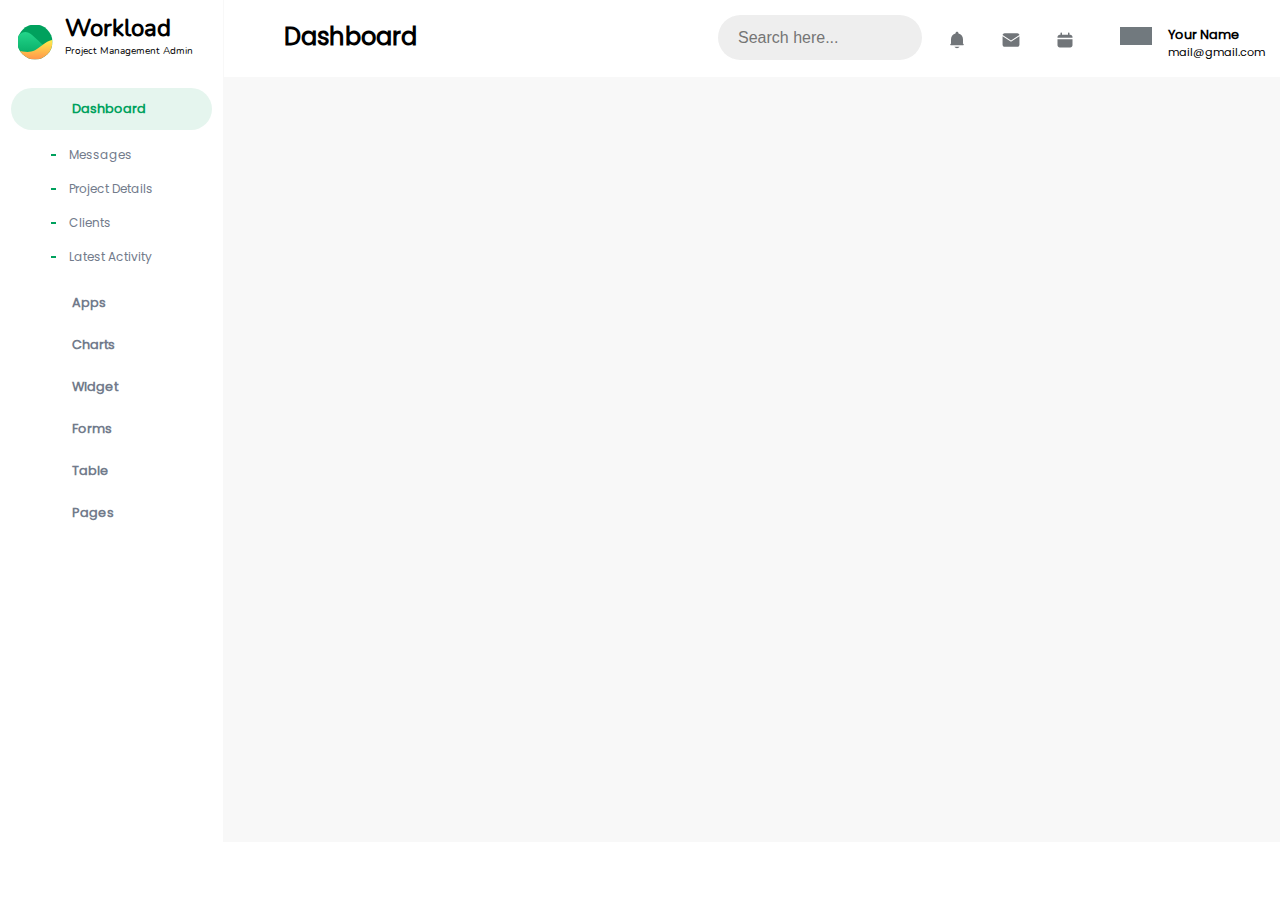
<file: index.html>
<!DOCTYPE html>
<html lang="en">
<head>
  <title>Workload</title>
  <meta charset="UTF-8" />
  <meta http-equiv="X-UA-Compatible" content="IE=edge" />
  <meta name="viewport" content="width=device-width, initial-scale=1.0" />
  <link rel="stylesheet" href="assets/css/main.css" />
  <link
    rel="stylesheet"
    href="https://cdnjs.cloudflare.com/ajax/libs/font-awesome/6.0.0-beta2/css/all.min.css"
    integrity="sha512-YWzhKL2whUzgiheMoBFwW8CKV4qpHQAEuvilg9FAn5VJUDwKZZxkJNuGM4XkWuk94WCrrwslk8yWNGmY1EduTA=="
    crossorigin="anonymous"
    referrerpolicy="no-referrer"
    />
</head>

<body>
  <div class="wrapper">
    <nav class="nav">
      <div class="nav-header">
        <a href="#">
          <img src="img/logo.svg" class="logo"/>
          <p class="workload">Workload</p>
          <p class="desc">Project Management Admin</p>
        </a>
      </div>

      <ul class="nav-list-wrapper">
        <li class="nav-element dashboard">
          <a href="#" class="active">
          <span class="icon"><i class="fas fa-home"></i></span>
          <span class="title">Dashboard</span>
          <span class="arrow"><i class="fas fa-caret-down"></i></span>
          </a>
          <ul class="inner-list-wrapper dashboard-inner">
            <li class="inner-list messages"><a href="#">Messages</a></li>
            <li class="inner-list project-details"><a href="#">Project Details</a></li>
            <li class="inner-list clients"><a href="#">Clients</a></li>
            <li class="inner-list latest activity"><a href="#">Latest Activity</a></li>
          </ul>
        </li>

        <li class="nav-element apps">
          <a href="#">
          <span class="icon"><i class="fas fa-info-circle"></i></span>
          <span class="title">Apps</span>
          <span class="arrow"><i class="fas fa-caret-right"></i></span>
          </a>
        </li>

        <li class="nav-element charts">
          <a href="#">
          <span class="icon"><i class="fas fa-chart-line"></i></span>
          <span class="title">Charts</span>
          <span class="arrow"><i class="fas fa-caret-right"></i></span>
          </a>
        </li>

        <li class="nav-element widget">
          <a href="#">
          <span class="icon"><i class="fas fa-user-check"></i></span>
          <span class="title">Widget</span>
          <span class="arrow"><i class="fas fa-caret-right"></i></span>
          </a>
        </li>

        <li class="nav-element forms">
          <a href="#">
          <span class="icon"><i class="fas fa-file-alt"></i></span>
          <span class="title">Forms</span>
          <span class="arrow"><i class="fas fa-caret-right"></i></span>
          </a>
        </li>

        <li class="nav-element table">
          <a href="#">
          <span class="icon"><i class="fas fa-table"></i></span>
          <span class="title">Table</span>
          <span class="arrow"><i class="fas fa-caret-right"></i></span>
          </a>
        </li>

        <li class="nav-element pages">
          <a href="#">
          <span class="icon"><i class="fas fa-clone"></i></span>
          <span class="title">Pages</span>
          <span class="arrow"><i class="fas fa-caret-right"></i></span>
          </a>
        </li>
      </ul>

    </nav>

    <header class="header">
      <div class="header-left">
        <button class="toggle-nav"><i class="fas fa-bars"></i></button>
        <h1 class="name-page">Dashboard</h1>
      </div>

      <div class="header-right">
        <div class="search">
          <form>
            <label>
            <input class="search-input" type="text" placeholder="Search here...">
            </label>
            <button class="search-icon" type="submit"><i class="fas fa-search"></i></button>
          </form>
        </div>

        <div class="header-btns">
          <button class="header-btn notify-btn"><img src="/icon/header_icons/notify.svg" alt="notify"></button>
          <button class="header-btn message-btn"><img src="/icon/header_icons/messages.svg" alt="messages"></button>
          <button class="header-btn calendar-btn"><img src="/icon/header_icons/calendar.svg" alt="calendar"></button>
        </div>

        <div class="user">
          <div class="user-pic"><img src="/img/bgc.png"/></div>
          <div class="user-info">
            <p class="name-user">Your Name</p>
            <p class="mail-user">mail@gmail.com</p>
          </div>
        </div>
      </div>
    </header>

    <main class="main-content"></main>

    <footer class="footer"></footer>
  </div>
</body>
</html>
</file>
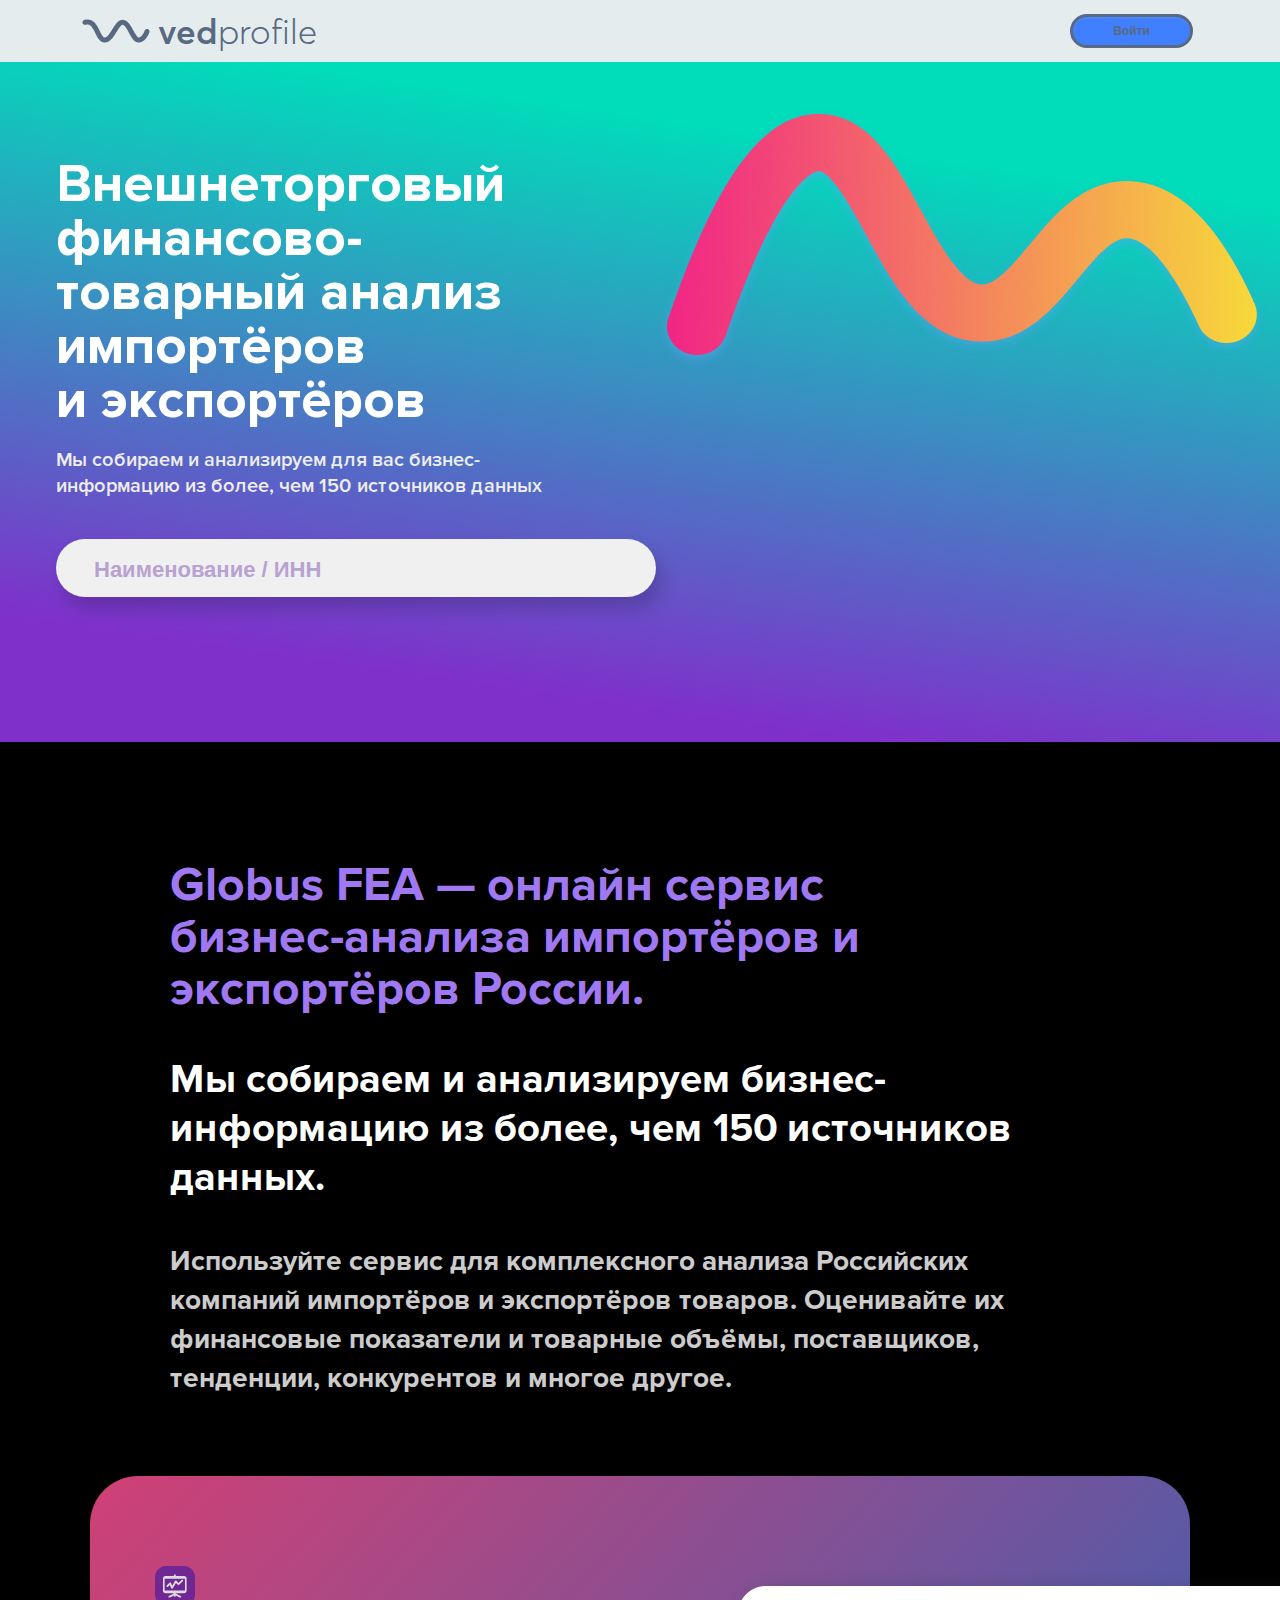
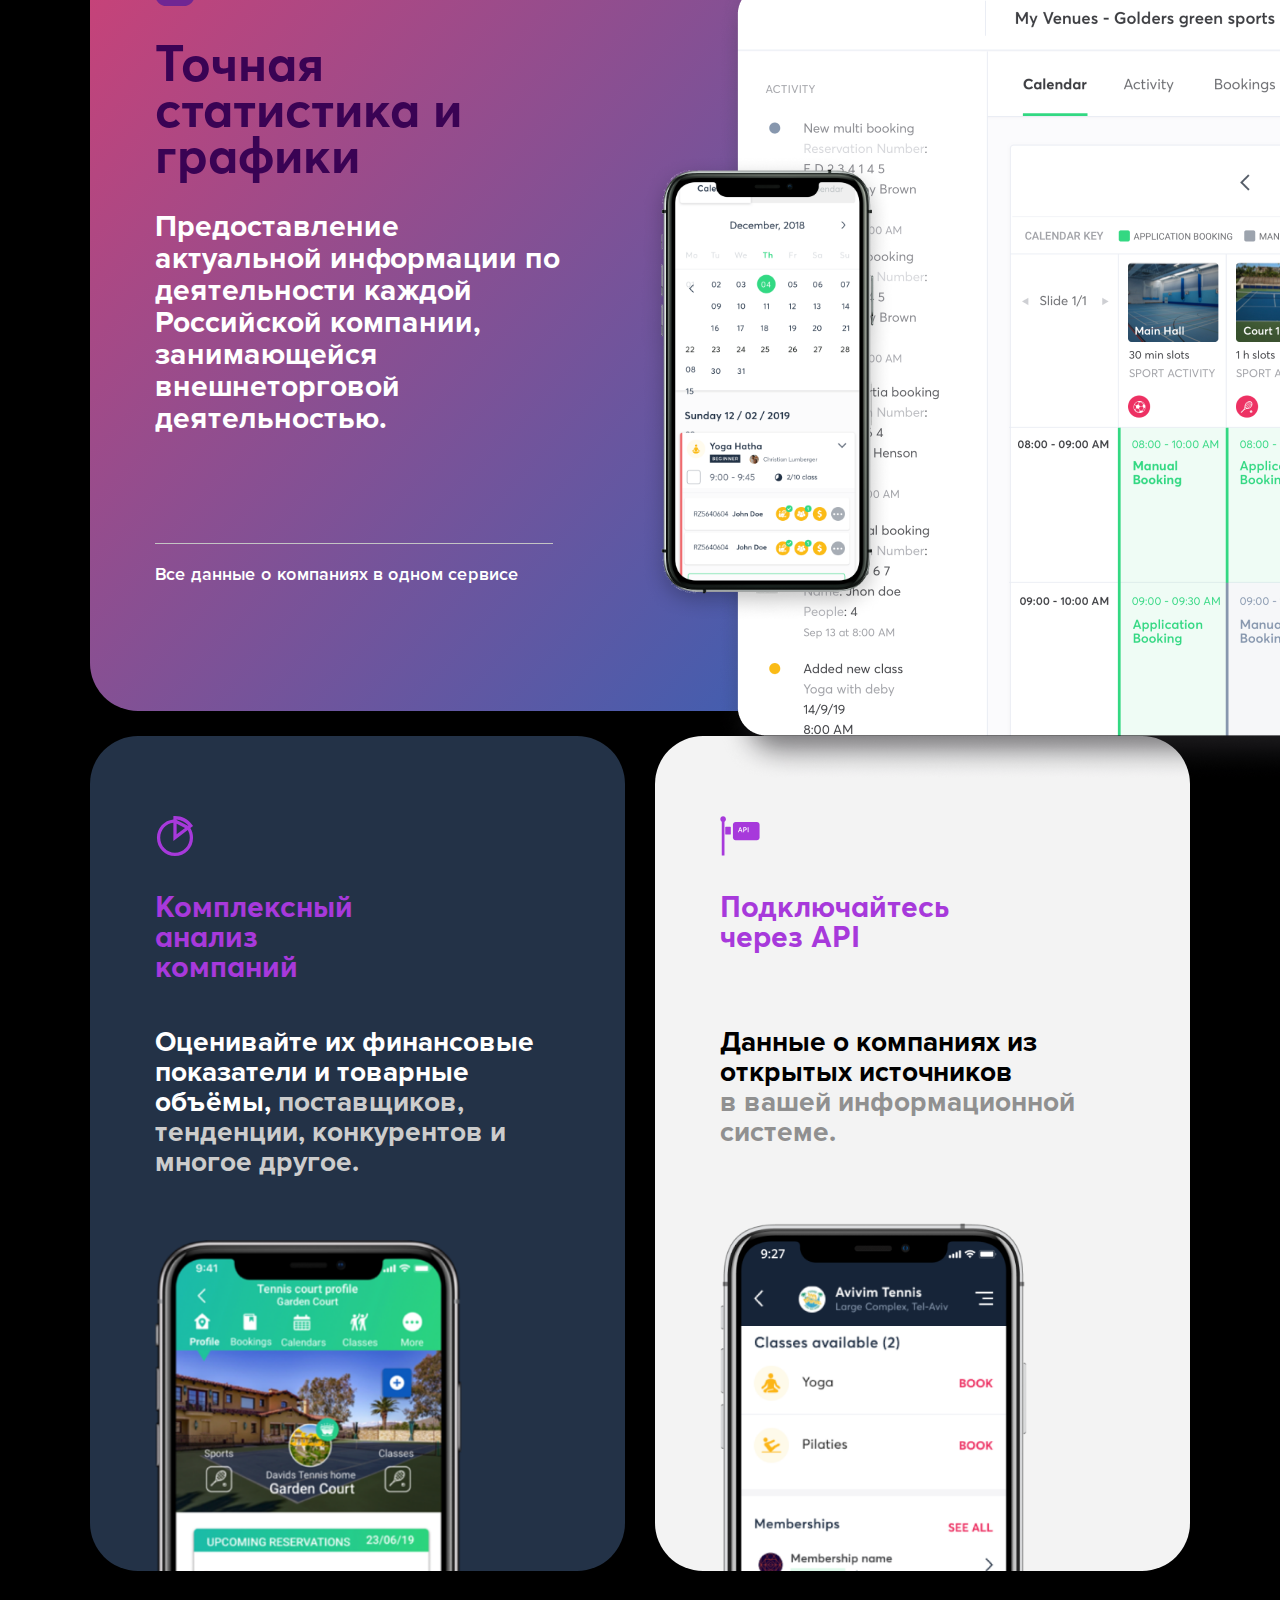
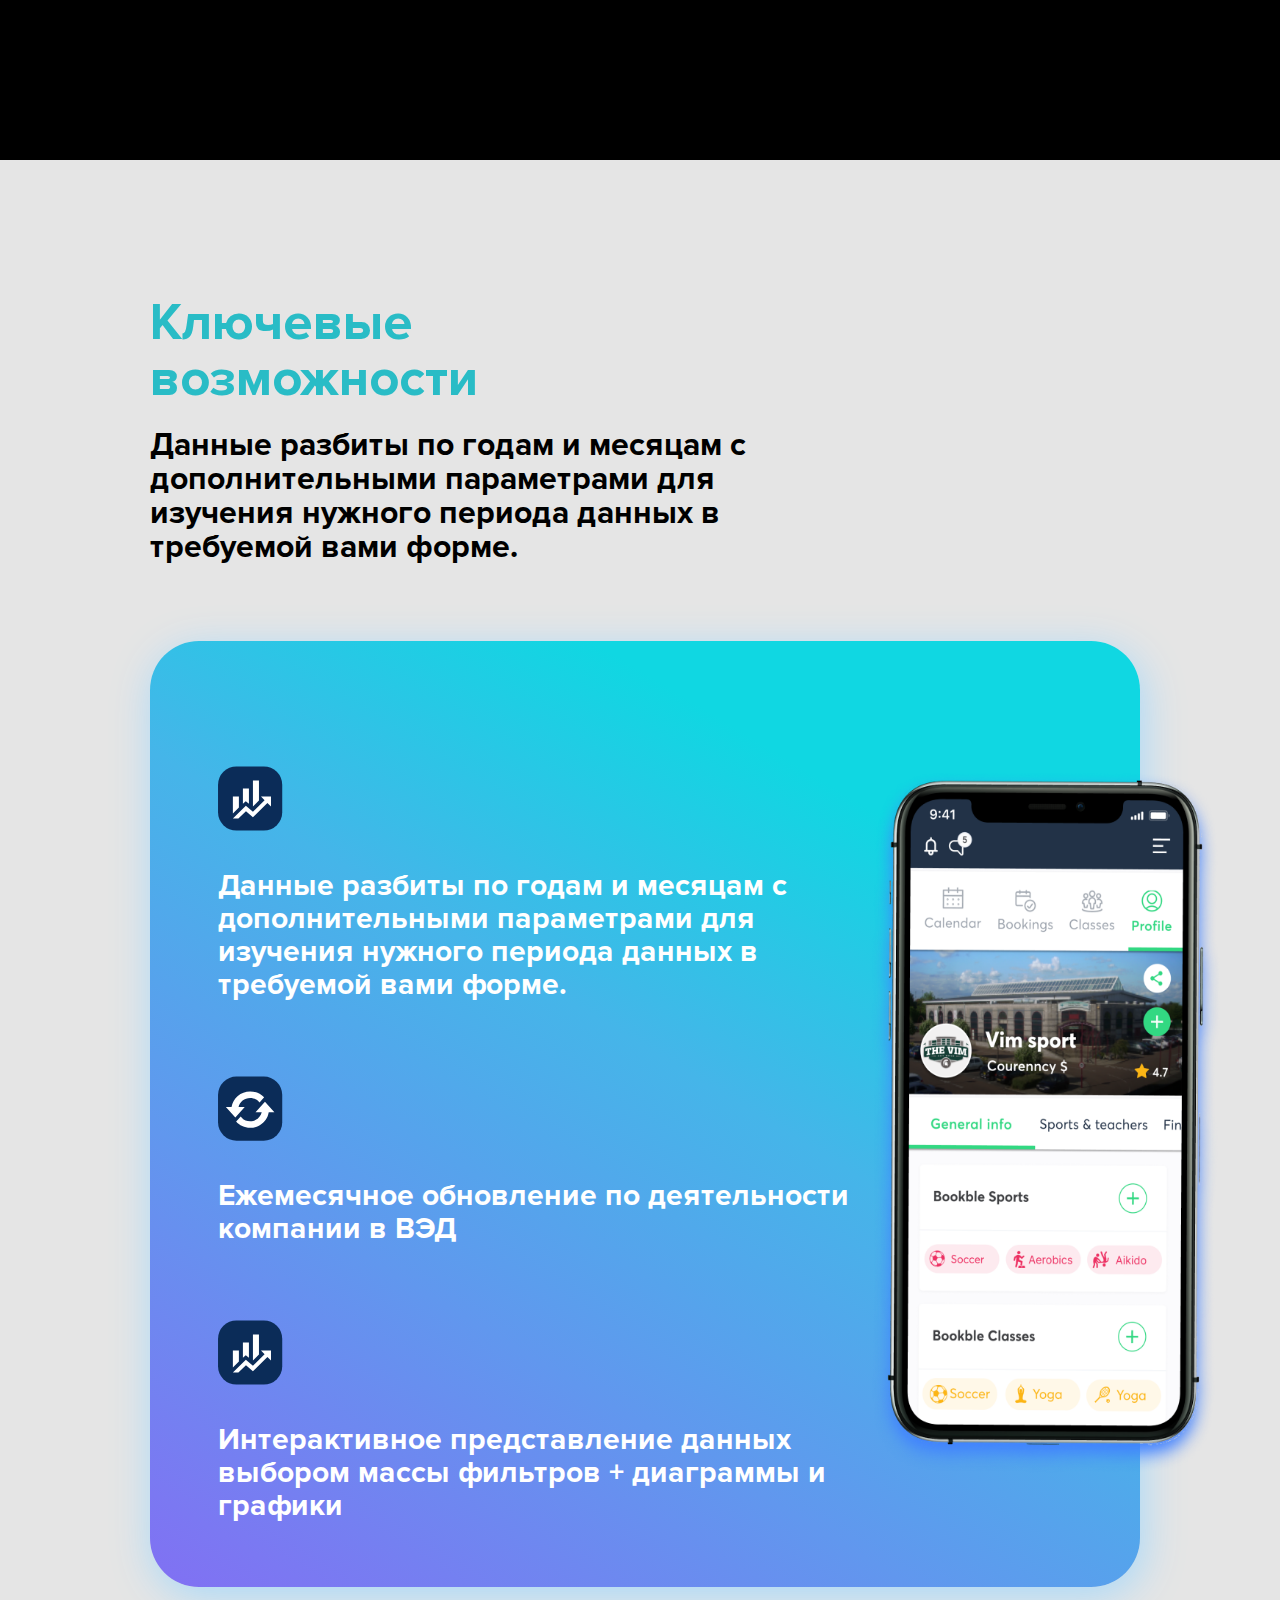
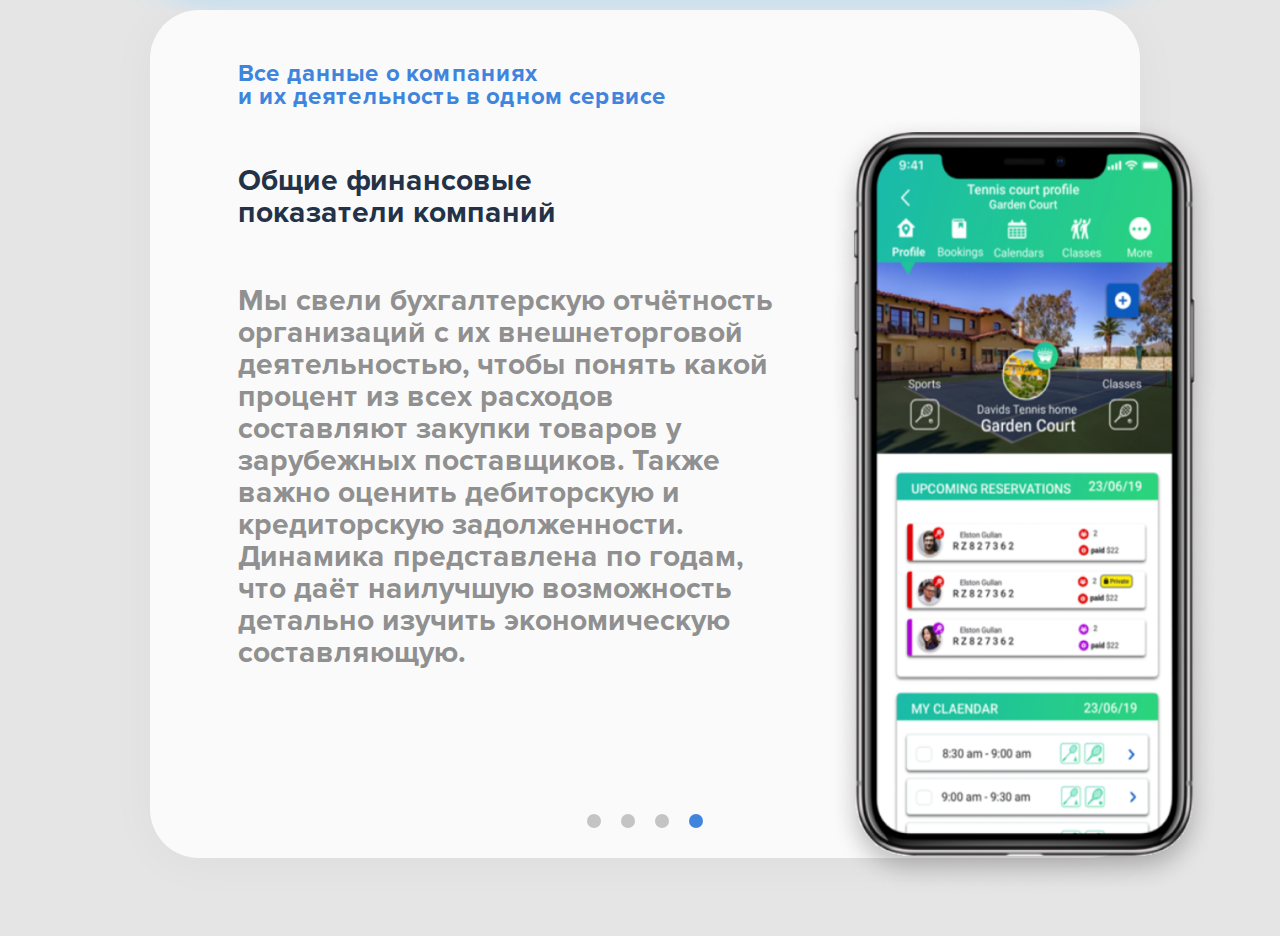
<file: landing_2/index.html>
<!DOCTYPE html>
<html lang="en">
<head>
  <meta charset="UTF-8">
  <meta http-equiv="X-UA-Compatible" content="IE=edge">
  <meta name="viewport" content="width=device-width, initial-scale=1.0">
  <title>Globus FEA</title>

  <link rel="stylesheet" href="assets/css/main.css">
</head>

<body>
  <header class="header">
    <div class="inner-block">
      <a href="#">
        <img src="images/logo-gray-line.png" alt="" class="logo" />
        <p class="logo-text"><span class="ved-text">ved</span>profile</p>
      </a>
    
    <button class="sign-in blue-btn">Войти</button>
    </div>

  </header>

    <section class="start">
      <div class="inner-block">
        <div class="content">
          <h1 class="heading">Внешнеторговый финансово-товарный анализ импортёров <br/>и экспортёров</h1>  
          <p class="subtitle">Мы собираем и анализируем для вас бизнес-информацию из более, чем 150 источников данных</p>
          <div class="search">
            <form>
              <input type="text" class="name-or-TIN-input" placeholder="Наименование / ИНН">
            </form>
          </div>
        </div>
      
        <div class="pic-side">
          <div class="block">
            <img src="images/logo-gradient-line.png" alt="" class="pic">
          </div>
        </div>
      </div>

    </section>

    <section class="advantages">
      <div class="inner-block">
        <div class="text-wrapper">
          <h2 class="heading">Globus FEA — онлайн сервис бизнес-анализа импортёров и экспортёров России. </h2>
        
          <p class="subtitle">Мы собираем и анализируем бизнес-информацию из более, чем 150 источников данных.</p>
        
          <p class="desc">Используйте сервис для комплексного анализа Российских компаний импортёров и экспортёров товаров. Оценивайте их финансовые показатели и товарные объёмы, поставщиков, тенденции, конкурентов и многое другое.</p>
        </div>
    
        <div class="cards-wrapper">
      
          <div class="card-1 accurate-statistics">
             <img src="icons/statistic.svg" alt="" class="icon"/>
             <h3 class="title">Точная статистика и графики</h3>
             <p class="card-desc">Предоставление актуальной информации по деятельности каждой Российской  компании, занимающейся внешнеторговой деятельностью.</p>
             <small class="small-text">Все данные о компаниях в одном сервисе</small>
          </div>
        
          <div class="pics">
           <img src="images/card-1-pc.png" alt="" class="pc-version-pic"/>
           <img src="images/card-1-phone.png" alt="" class="mobile-version-pic"/>
          </div>
        
          <div class="card-2 company-analysis">
            <img src="icons/analysis.svg" alt="" class="icon"/>
            <h3 class="title">Комплексный анализ компаний</h3>
            <p class="card-desc">Оценивайте их финансовые показатели и товарные объёмы,<span> поставщиков, тенденции, конкурентов и многое другое.</span></p>
          
            <img src="images/card-2-phone.png" alt="" class="phone-pic"/>
          
          </div>
          <div class="card-3 connect-via-api">
            <img src="icons/api.svg" alt="" class="icon"/>
            <h3 class="title">Подключайтесь через API</h3>
             <p class="card-desc">Данные о компаниях из открытых источников <br/><span>в вашей информационной системе.</span></p>
          
             <img src="images/card-3-phone.png" alt="" class="phone-pic"/>
          </div>
        </div>
      </div>
      
    </section>

    <section class="key-capabilities keys-padding">
      <div class="inner-block">
        <h2 class="title">Ключевые возможности</h2>
        <p class="subtitle">Данные разбиты по годам и месяцам с дополнительными параметрами для изучения   нужного периода данных в требуемой вами форме.</p>
        
        <div class="container">
          <div class="keys">
          
            <div class="key">
              <img src="icons/key-section-1-3.svg" class="icon" />
              <p class="text">Данные разбиты по годам и месяцам с дополнительными параметрами для изучения нужного периода данных в требуемой вами форме.</p>
            </div>
          
            <div class="key">
              <img src="icons/key-section-2.svg" class="icon" />
              <p class="text">Ежемесячное обновление по деятельности компании в ВЭД</p>
            </div>
          
            <div class="key">
              <img src="icons/key-section-1-3.svg" class="icon" />
              <p class="text">Интерактивное представление данных выбором массы фильтров + диаграммы и графики</p>
            </div>
          
          </div>

        <div class="pic-wrapper">
          <img src="images/key-phone.png" class="phone-pic" />
        </div>
      </div>

      </div>

    </section>

    <section class="indicators keys-padding">
      <div class="inner-block">
        <div class="content-block">
          <div class="text-wrapper">
            <small class="overhead-text">Все данные о компаниях<br>и их деятельность в одном сервисе</small>
            <h3 class="title">Общие финансовые<br>показатели компаний</h3>
            <p class="desc">Мы свели бухгалтерскую отчётность организаций с их внешнеторговой деятельностью, чтобы понять какой процент из всех расходов составляют закупки товаров у зарубежных поставщиков. Также важно оценить дебиторскую и кредиторскую задолженности. Динамика представлена по годам, что даёт наилучшую возможность детально изучить экономическую составляющую.</p>
          </div>

          <div class="pic-wrapper">
            <img src="images/indicators-phone.png" alt="" class="phone-pic"/>
          </div>

          <ul class="pagination">
            <li class="pag-item"></li>
            <li class="pag-item"></li>
            <li class="pag-item"></li>
            <li class="pag-item active"></li>
          </ul>
        </div>
      
      </div>
    </section>

    <!-- <section class="vedprofile-API keys-padding"> 
      <div class="inner-block">
        <div class="content-block">
          <div class="left-side">
            <p class="overhead-text"></p>
            <img src="images/api-phone.png" alt="" class="phone-pic">
          </div>
          <div class="text-wrapper">
            <h3 class="title">Данные о компаниях из открытых источников в вашей информационной системе</h3>
            <p class="desc">
              Единая IT-инфраструктура. Получайте сведения о компаниях не только с помощью сайта. Интегрируйте  VEDProfile с системами, в которых работаете — данные начнут поступать и обновляться автоматически.
            </p>
            <button class="find-data-btn">Найти компанию и данные</button>
          </div>
        </div>
      </div>
    </section> -->

    <section class="tariffs"></section>

    <section class="numbers"></section>

    <section class="demo-access"></section>

    <footer class="footer"></footer>

</body>
</html>
</file>
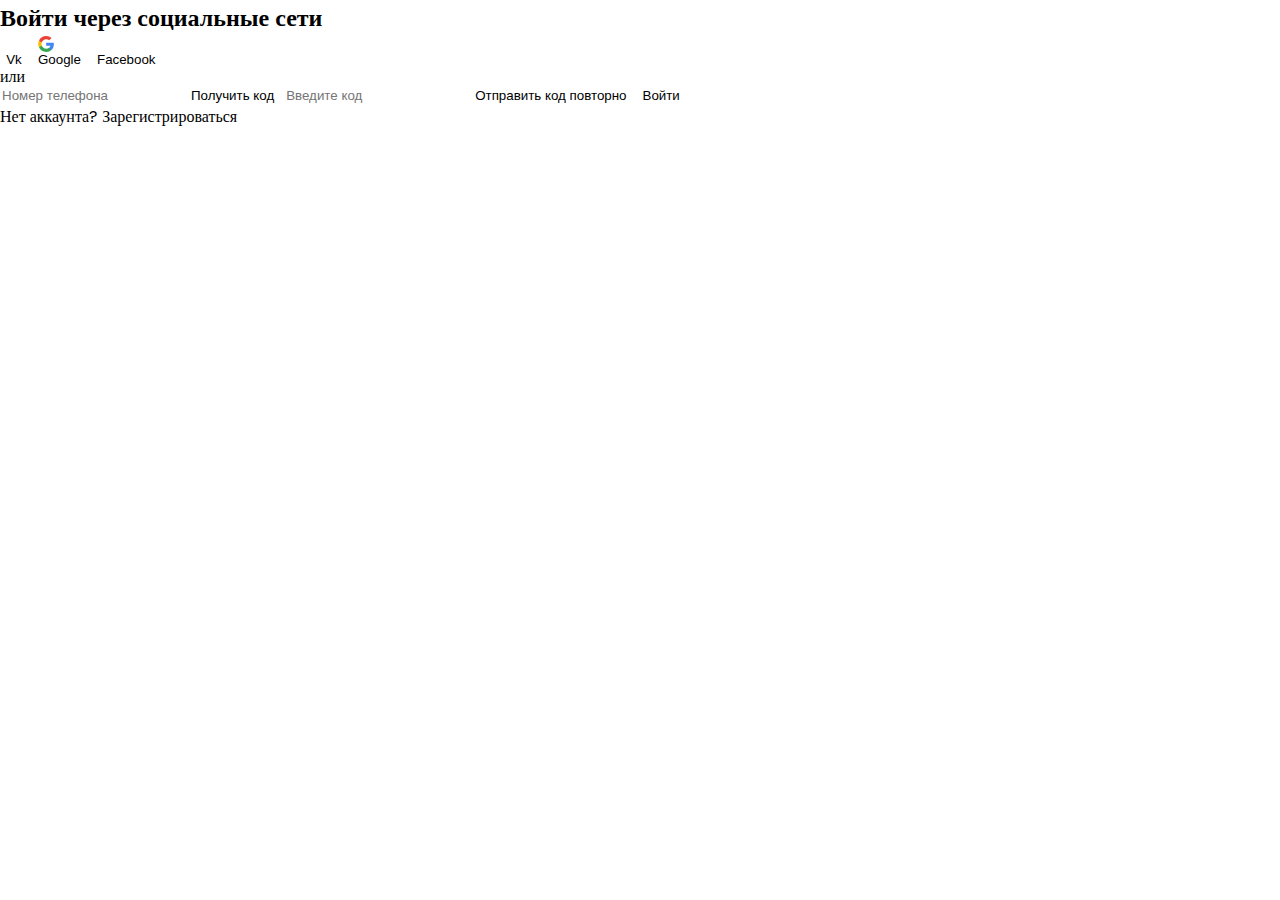
<file: authorization/sign-in/index.html>
<!DOCTYPE html>
<html lang="en">
  <head>
    <meta charset="UTF-8" />
    <meta name="viewport" content="width=device-width, initial-scale=1.0" />
    <title>Войти</title>

    <link rel="stylesheet" href="/assets/css/main.css">
  </head>

  <body>
    <div class="auth-form-wrapper">

      <div class="oauth">

        <h2 class="title">Войти через социальные сети</h2>

        <div class="socials">

          <button class="social-btn vk-btn">
            <img
              width="16"
              height="16"
              src="./icons/vk.svg"
              alt="google icon"
            />
            <span class="btn-text">Vk</span>
          </button>

          <button class="social-btn google-btn">
            <img
              width="16"
              height="16"
              src="./icons/google.svg"
              alt="google icon"
            />
            <span class="btn-text">Google</span>
          </button>

          <button class="social-btn facebook-btn">
            <img
              width="16"
              height="16"
              src="./icons/facebook.svg"
              alt="google icon"
            />
            <span class="btn-text">Facebook</span>
          </button>

        </div>

      </div>

      <div class="delimiter">или</div>

      <form class="auth-form ">
        <input class="input" type="tel" placeholder="Номер телефона" />

        <button class="btn get-code-btn">Получить код</button>

        <input class="input hidden" type="tel" placeholder="Введите код" />

        <button class="btn resend-code-btn hidden">Отправить код повторно</button>

        <button class="btn log-in-btn hidden">Войти</button>
      </form>
      
      <p class="no-account">Нет аккаунта? <a href="#">Зарегистрироваться</a></p>
    </div>

  </body>
</html>
</file>
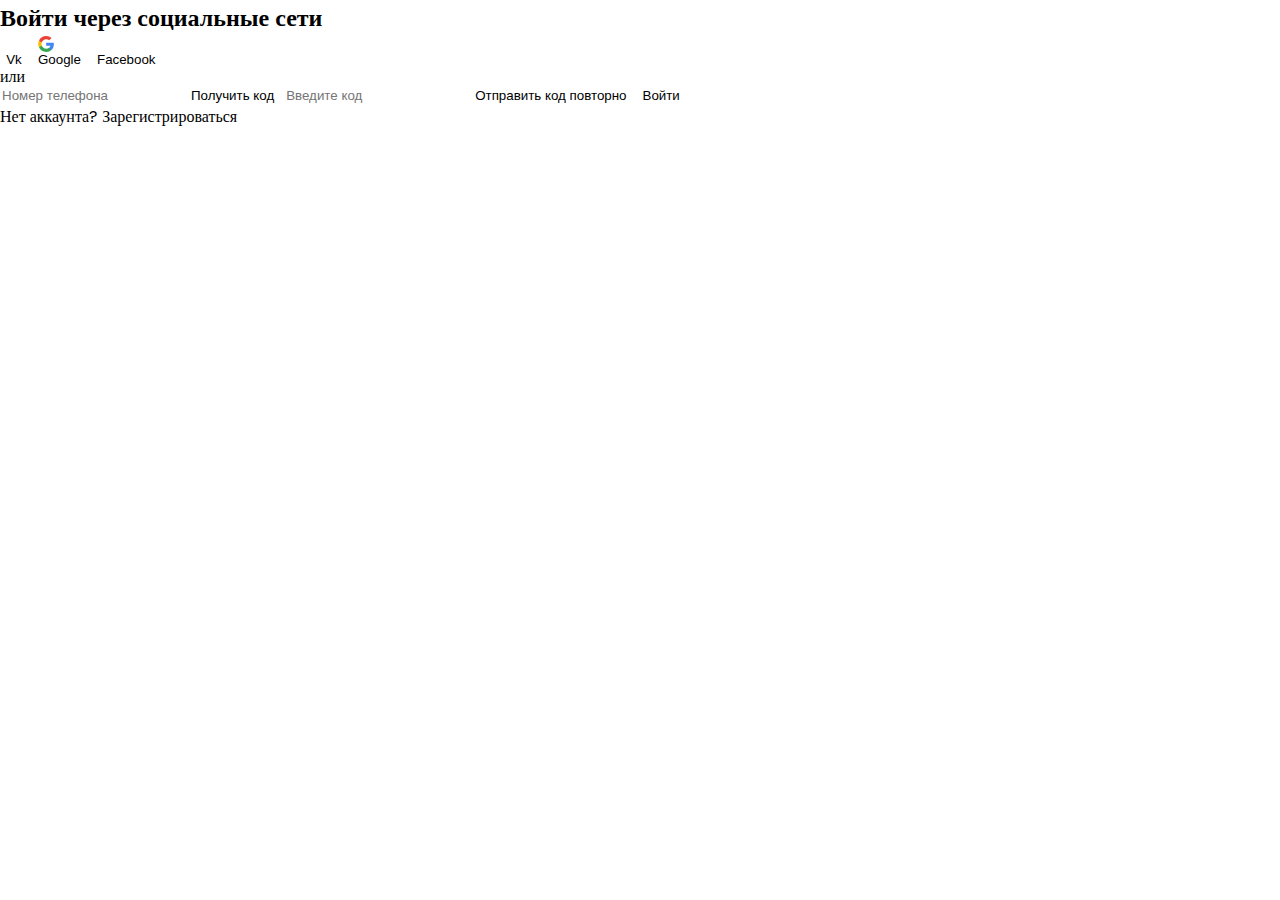
<file: authorization/sign-up-page/index.html>
<!DOCTYPE html>
<html lang="en">
  <head>
    <meta charset="UTF-8" />
    <meta name="viewport" content="width=device-width, initial-scale=1.0" />
    <title>Войти</title>

    <link rel="stylesheet" href="/assets/css/main.css">
  </head>

  <body>
    <div class="auth-form-wrapper">
      <div class="oauth">
        <h2 class="title">Войти через социальные сети</h2>
        <div class="socials">
          <button class="social-btn vk-btn">
            <img
              width="16"
              height="16"
              src="./icons/vk.svg"
              alt="google icon"
            />
            <span class="btn-text">Vk</span>
          </button>
          <button class="social-btn google-btn">
            <img
              width="16"
              height="16"
              src="./icons/google.svg"
              alt="google icon"
            />
            <span class="btn-text">Google</span>
          </button>
          <button class="social-btn facebook-btn">
            <img
              width="16"
              height="16"
              src="./icons/facebook.svg"
              alt="google icon"
            />
            <span class="btn-text">Facebook</span>
          </button>
        </div>
      </div>
      <div class="delimiter">или</div>
      <form class="auth-form ">
        <input class="input" type="tel" placeholder="Номер телефона" />
        <button class="btn get-code-btn">Получить код</button>

        <input class="input hidden" type="tel" placeholder="Введите код" />
        <button class="btn resend-code-btn hidden">Отправить код повторно</button>

        <button class="btn log-in-btn hidden">Войти</button>
      </form>
      <p class="no-account">Нет аккаунта? <a href="#">Зарегистрироваться</a></p>
    </div>

  </body>
</html>
</file>
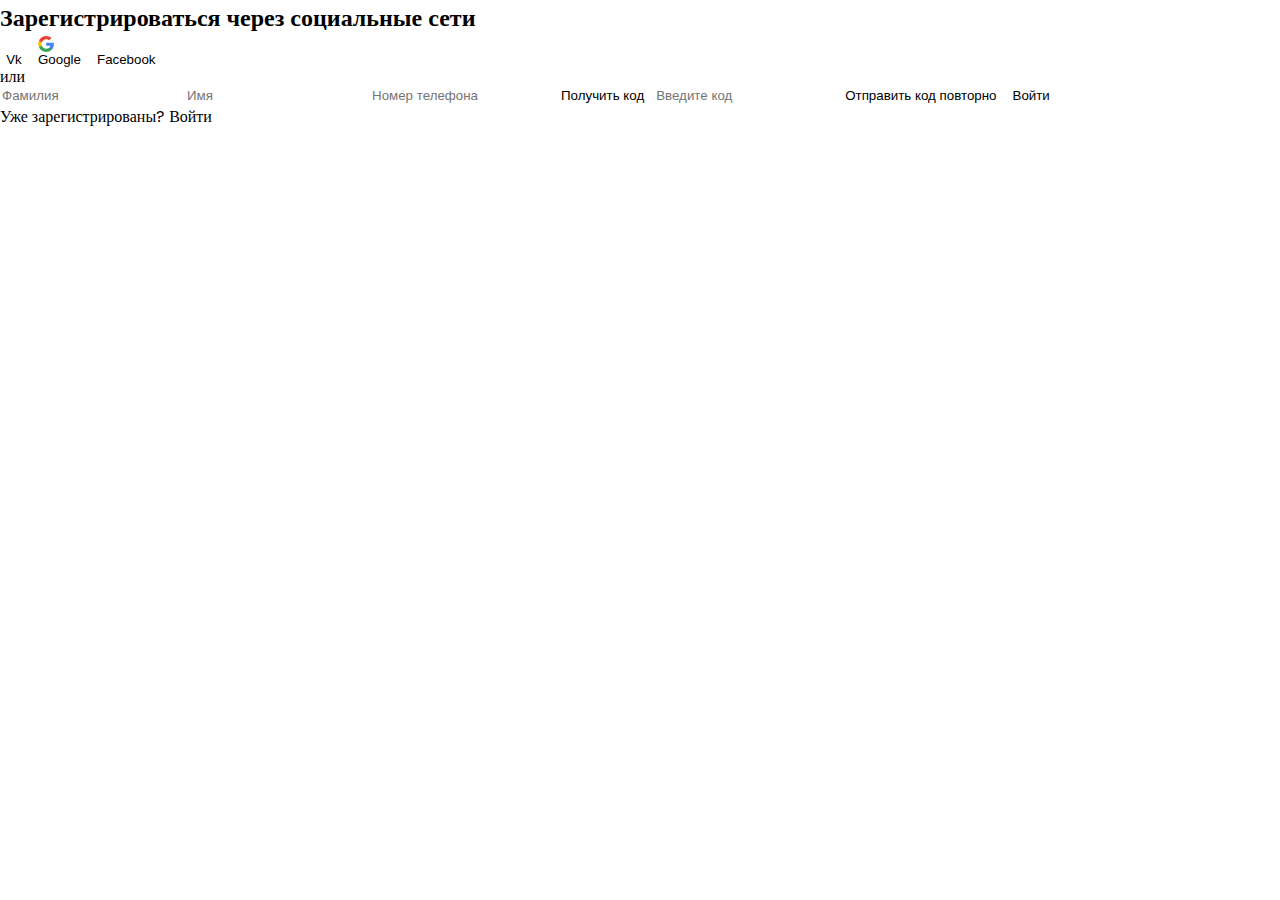
<file: authorization/sign-up/index.html>
<!DOCTYPE html>
<html lang="en">
  <head>
    <meta charset="UTF-8" />
    <meta name="viewport" content="width=device-width, initial-scale=1.0" />
    <title>Зарегистрироваться</title>

    <link rel="stylesheet" href="/assets/css/main.css">
  </head>

  <body>
    <div class="auth-form-wrapper">

      <div class="oauth">

        <h2 class="title">Зарегистрироваться через социальные сети</h2>

        <div class="socials">

          <button class="social-btn vk-btn">
            <img
              width="16"
              height="16"
              src="./icons/vk.svg"
              alt="google icon"
            />
            <span class="btn-text">Vk</span>
          </button>

          <button class="social-btn google-btn">
            <img
              width="16"
              height="16"
              src="./icons/google.svg"
              alt="google icon"
            />
            <span class="btn-text">Google</span>
          </button>

          <button class="social-btn facebook-btn">
            <img
              width="16"
              height="16"
              src="./icons/facebook.svg"
              alt="google icon"
            />
            <span class="btn-text">Facebook</span>
          </button>

        </div>

      </div>

      <div class="delimiter">или</div>

      <form class="auth-form ">

        <input class="input" type="text" placeholder="Фамилия" />

        <input class="input" type="text" placeholder="Имя" />

        <input class="input" type="tel" placeholder="Номер телефона" />

        <button class="btn get-code-btn">Получить код</button>

        <input class="input hidden" type="tel" placeholder="Введите код" />

        <button class="btn resend-code-btn hidden">Отправить код повторно</button>

        <button class="btn log-in-btn hidden">Войти</button>
      </form>
      
      <p class="no-account">Уже зарегистрированы? <a href="#">Войти</a></p>
    </div>

  </body>
</html>
</file>
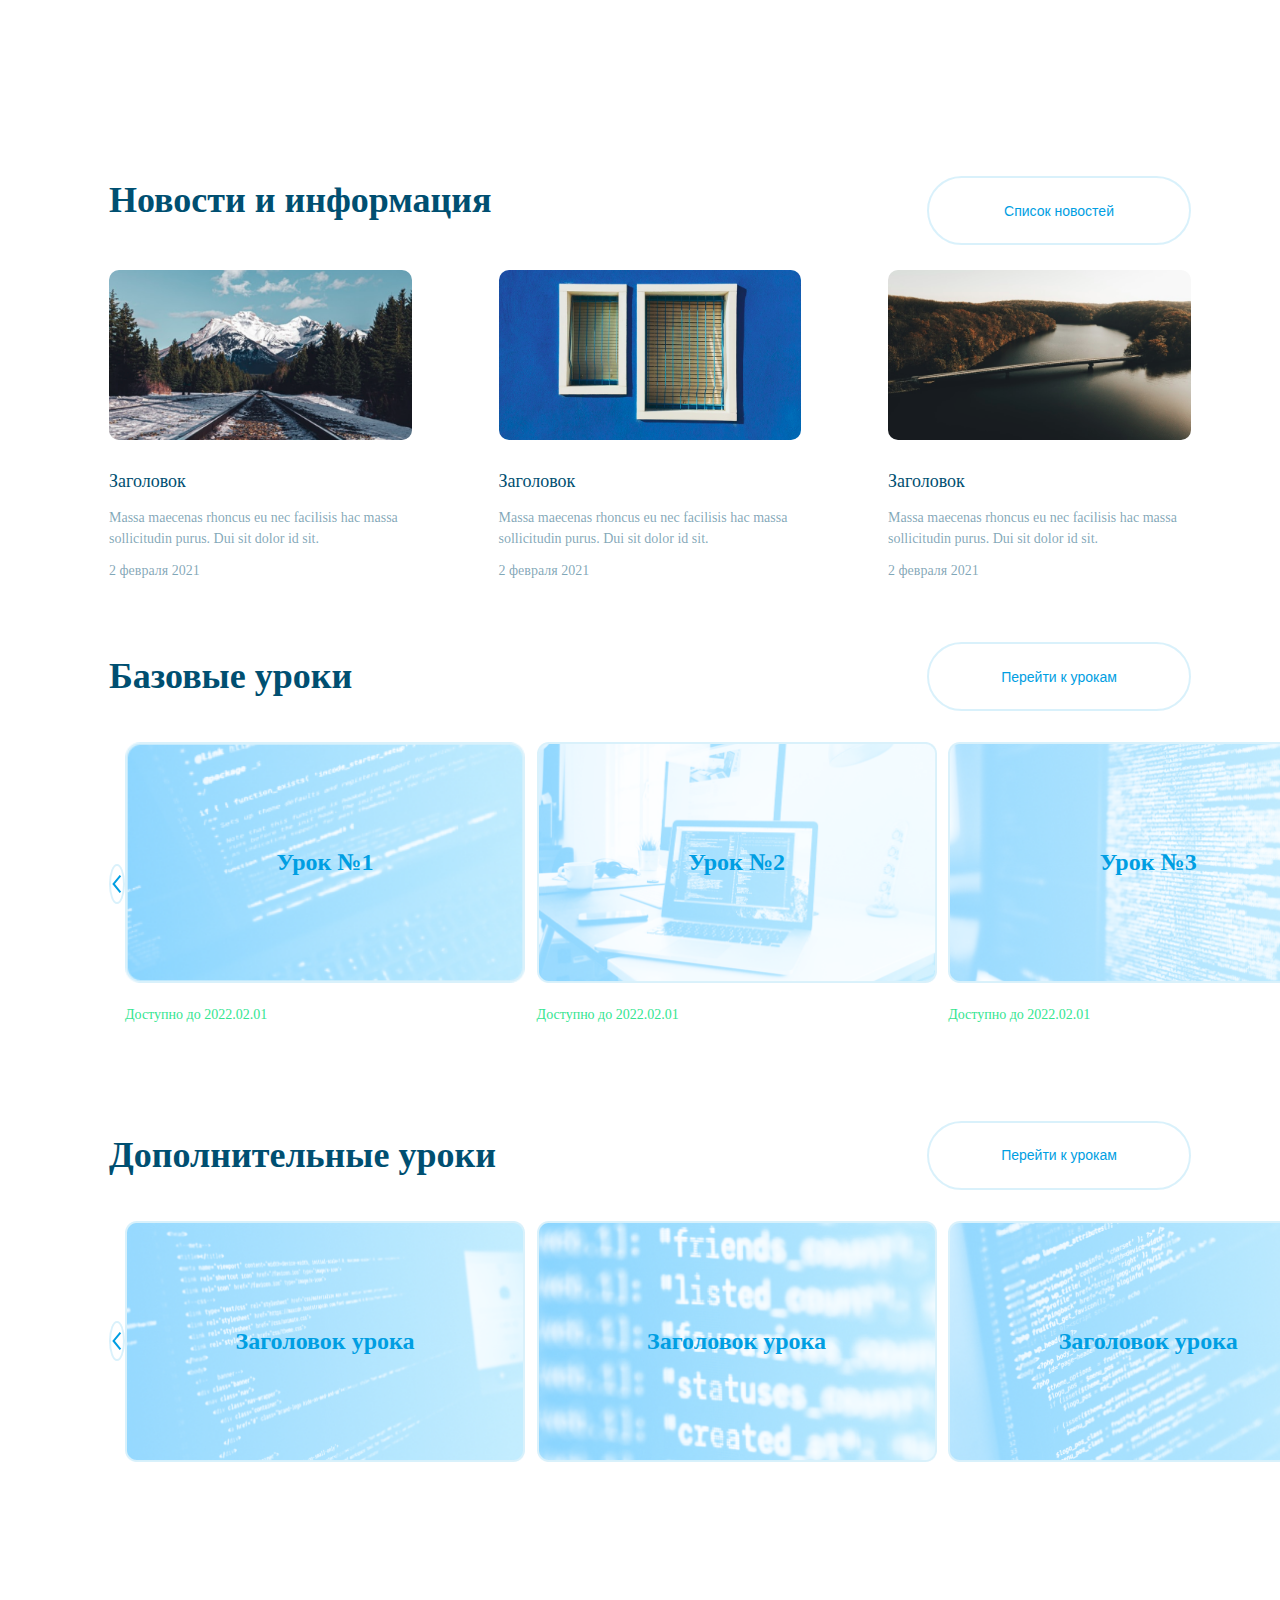
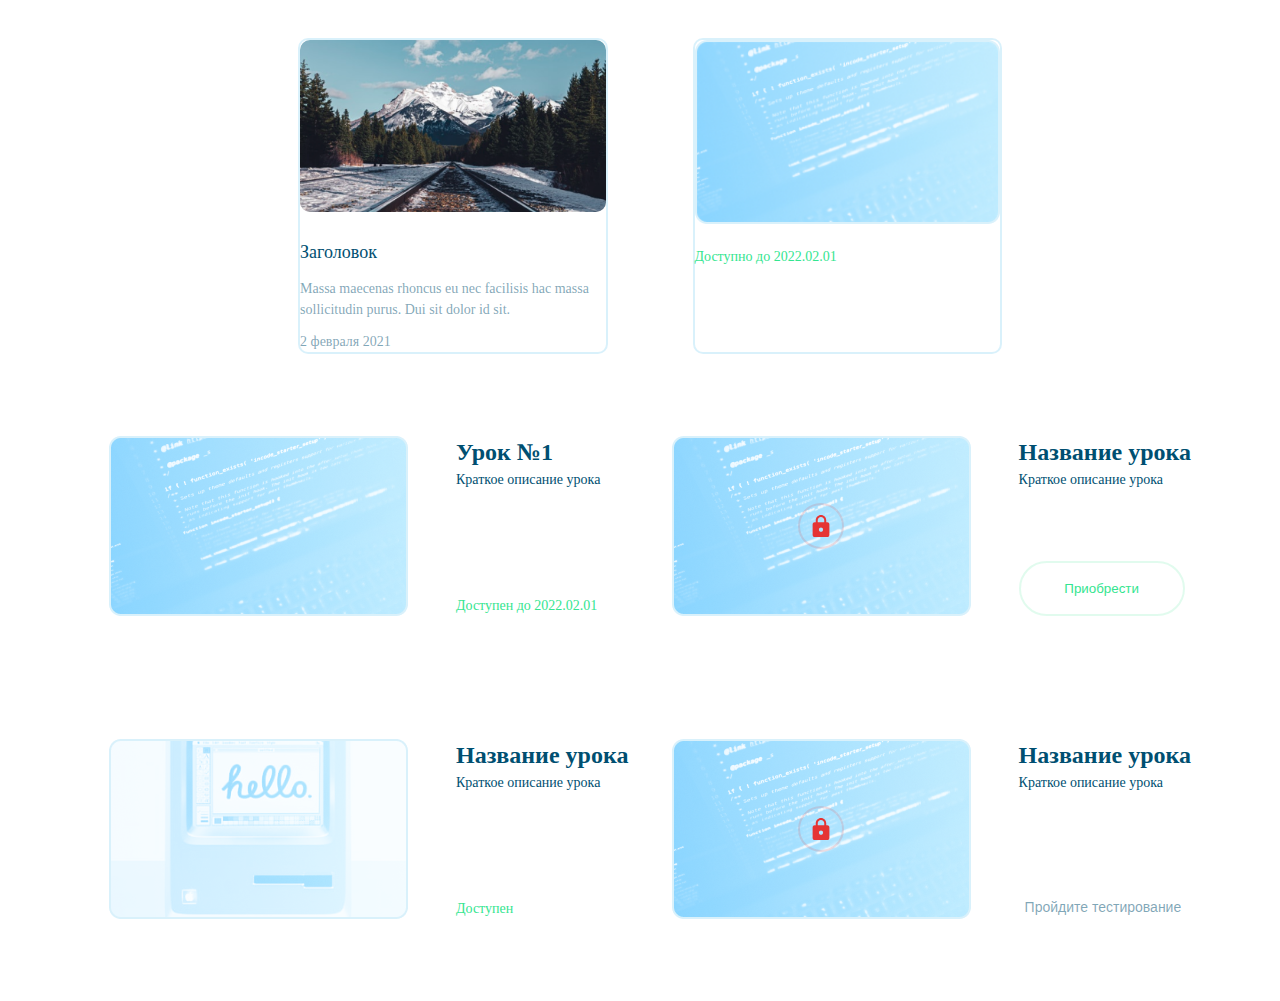
<file: tz/content/index.html>
<!DOCTYPE html>
<html lang="en">
<head>
    <meta charset="UTF-8">
    <meta http-equiv="X-UA-Compatible" content="IE=edge">
    <meta name="viewport" content="width=device-width, initial-scale=1.0">
    <title>content</title>

    <link rel="stylesheet" href="css/style.css">
    <link rel="stylesheet" href="../reset-styles/reset.css">
    <link rel="stylesheet" href="../buttons/buttons.css">


</head>
<body>
    <section class="news">
        <div class="inner-block">
            <div class="header">
                <h2 class="heading">Новости и информация</h2>
                <button class="btn blue-btn">Список новостей</button>
            </div>
            <div class="news-wrapper">
                <div class="news-card">
                    <img src="img/news-pic-1.png" class="cover-pic">
                    <h3 class="title">Заголовок</h3>
                    <p class="desc">
                        Massa maecenas rhoncus eu nec facilisis hac massa sollicitudin purus. Dui sit dolor id sit.
                    </p>
                    <p class="date">
                        2 февраля 2021
                    </p>
                </div>

                <div class="news-card">
                    <img src="img/news-pic-2.png" class="cover-pic">
                    <h3 class="title">Заголовок</h3>
                    <p class="desc">
                        Massa maecenas rhoncus eu nec facilisis hac massa sollicitudin purus. Dui sit dolor id sit.
                    </p>
                    <p class="date">
                        2 февраля 2021
                    </p>
                </div>

                <div class="news-card">
                    <img src="img/news-pic-3.png" class="cover-pic">
                    <h3 class="title">Заголовок</h3>
                    <p class="desc">
                        Massa maecenas rhoncus eu nec facilisis hac massa sollicitudin purus. Dui sit dolor id sit.
                    </p>
                    <p class="date">
                        2 февраля 2021
                    </p>
                </div>
            </div>
        </div>
    </section>

    <section class="basic-lessons">
        <div class="inner-block">
            <div class="header">
                <h2 class="heading">Базовые уроки</h2>
                <button class="btn blue-btn">Перейти к урокам</button>
            </div>
            <div class="lessons-wrapper">
                <button class="arrow-btn arrow-left"></button>
                <div class="lessons">
                    <div class="lesson">
                        <div class="pic-wrapper">
                            <img src="img/lesson-bg.png" class="cover-pic">
                            <p class="number">Урок №1</p>
                        </div>
                        <p class="access-text">Доступно до 2022.02.01</p>
                    </div>

                    <div class="lesson">
                        <div class="pic-wrapper">
                            <img src="img/lesson-bg-3.png" class="cover-pic">
                            <p class="number">Урок №2</p>
                        </div>
                        <p class="access-text">Доступно до 2022.02.01</p>
                    </div>

                    <div class="lesson">
                        <div class="pic-wrapper">
                            <img src="img/lesson-bg-4.png" class="cover-pic">
                            <p class="number">Урок №3</p>
                        </div>
                        <p class="access-text">Доступно до 2022.02.01</p>
                    </div>
                </div>
                <button class="arrow-btn arrow-right"></button>
            </div>
        </div>
    </section>

    <section class="additional-lessons">
        <div class="inner-block">
            <div class="header">
                <h2 class="heading">Дополнительные уроки</h2>
                <button class="btn blue-btn">Перейти к урокам</button>
            </div>
            <div class="lessons-wrapper">
                <button class="arrow-btn arrow-left"></button>
                <div class="lessons">
                    <div class="lesson">
                        <div class="pic-wrapper">
                            <img src="img/lesson-bg-5.png" class="cover-pic">
                            <p class="number">Заголовок урока</p>
                        </div>
                    </div>

                    <div class="lesson">
                        <div class="pic-wrapper">
                            <img src="img/lesson-bg-6.png" class="cover-pic">
                            <p class="number">Заголовок урока</p>
                        </div>
                    </div>

                    <div class="lesson">
                        <div class="pic-wrapper">
                            <img src="img/lesson-bg-7.png" class="cover-pic">
                            <p class="number">Заголовок урока</p>
                        </div>
                    </div>
                </div>
                <button class="arrow-btn arrow-right"></button>
            </div>
        </div>
    </section>

    <section class="lessons-blocks">
        <div class="inner-block">
            <div class="two-examples">
                <div class="example news-card">
                    <img src="img/news-pic-1.png" class="cover-pic">
                    <h3 class="title">Заголовок</h3>
                    <p class="desc">
                        Massa maecenas rhoncus eu nec facilisis hac massa sollicitudin purus. Dui sit dolor id sit.
                    </p>
                    <p class="date">
                        2 февраля 2021
                    </p>
                </div>

                <div class="example lesson">
                    <img src="img/lesson-bg.png" class="cover-pic">
                    <p class="access-text">Доступно до 2022.02.01</p>
                </div>

            </div>
            <div class="lessons-wrapper">
                <div class="lesson-block">
                    <div class="pic-wrapper">
                        <img src="img/lesson-bg.png" class="pic">
                    </div>

                    <div class="text-wrapper">
                        <h4 class="title">Урок №1</h4>
                        <p class="desc">Краткое описание урока</p>
                        <p class="access-text bottom-0">Доступен до 2022.02.01</p>
                    </div>
                </div>

                <div class="lesson-block block-2">
                    <div class="pic-wrapper">
                        <img src="img/lesson-bg.png" class="pic">
                        <div class="block-icon">
                            <img src="icons/block.svg">
                        </div>
                    </div>

                    <div class="text-wrapper">
                        <h4 class="title">Название урока</h4>
                        <p class="desc">Краткое описание урока</p>
                        <button class="acquire-btn bottom-0">Приобрести</button>
                    </div>
                </div>

                <div class="lesson-block">
                    <div class="pic-wrapper">
                        <img src="img/lesson-bg-2.png" class="pic">
                    </div>
                    <div class="text-wrapper">
                        <h4 class="title">Название урока</h4>
                        <p class="desc">Краткое описание урока</p>
                        <p class="access-text bottom-0">Доступен</p>
                    </div>
                </div>

                <div class="lesson-block block-4">
                    <div class="pic-wrapper">
                        <img src="img/lesson-bg.png" class="pic">
                        <div class="block-icon">
                            <img src="icons/block.svg">
                        </div>
                    </div>

                    <div class="text-wrapper">
                        <h4 class="title">Название урока</h4>
                        <p class="desc">Краткое описание урока</p>
                        <button class="test-btn bottom-0">Пройдите тестирование</button>
                    </div>
                </div>
            </div>
        </div>
    </section>

    <section class="ethers">
        <div class="inner-block">
            
        </div>
    </section>
    
</body>
</html>
</file>
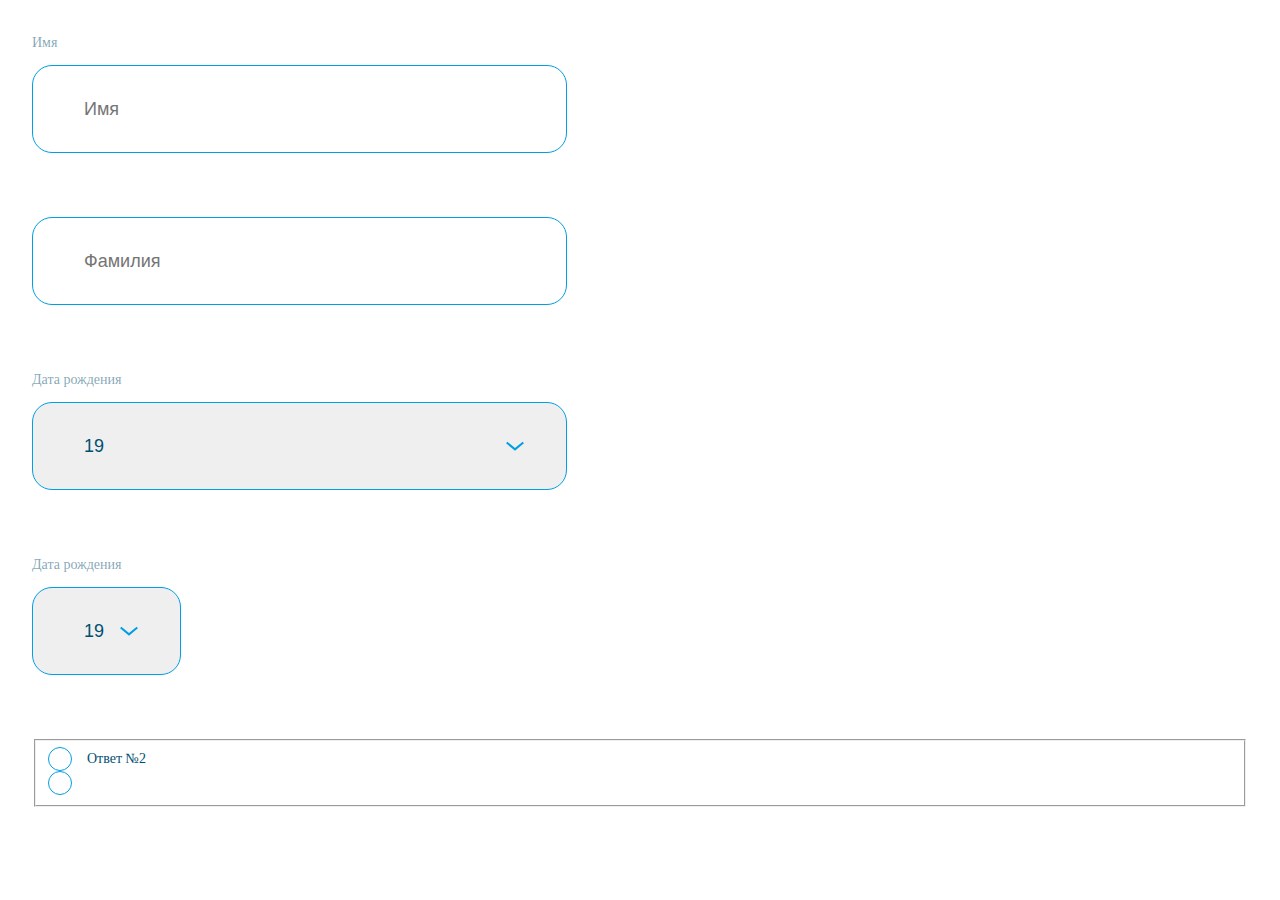
<file: tz/input/index.html>
<!DOCTYPE html>
<html lang="en">
<head>
    <meta charset="UTF-8">
    <meta http-equiv="X-UA-Compatible" content="IE=edge">
    <meta name="viewport" content="width=device-width, initial-scale=1.0">
    <title>Input</title>
    <link rel="stylesheet" href="css/style.css">
    <link rel="stylesheet" href="../reset-styles/reset.css">

</head>
<body>
    <div class="wrapper">
        <div class="input">
          <label class="input__label">Имя</label>
          <input class="input__input" type="text" placeholder="Имя" />
        </div>
  
        <div class="input">
          <input class="input__input" type="text" placeholder="Фамилия" />
        </div>
  
        <div class="input">
          <label class="input__label">Дата рождения</label>
          <select class="select">
            <option class="select__option">19</option>
            <option class="select__option">20</option>
            <option class="select__option">21</option>
          </select>
        </div>
  
        <div class="input">
          <label class="input__label">Дата рождения</label>
          <select class="select select--small">
            <option class="select__option">19</option>
            <option class="select__option">20</option>
            <option class="select__option">21</option>
          </select>
        </div>
  
        <fieldset>
          <div class="input-radio">
            <label class="input-radio__wrapper">
              <input name="test" type="radio" class="input-radio__input" />
              <div class="input-radio__pseudo-input"></div>
              <span class="input-radio__label">Ответ №2</span>
            </label>
          </div>
          <div class="input-radio">
            <label class="input-radio__wrapper">
              <input name="test" type="radio" class="input-radio__input" />
              <div class="input-radio__pseudo-input"></div>
            </label>
          </div>
        </fieldset>
      </div>
</body>
</html>
</file>
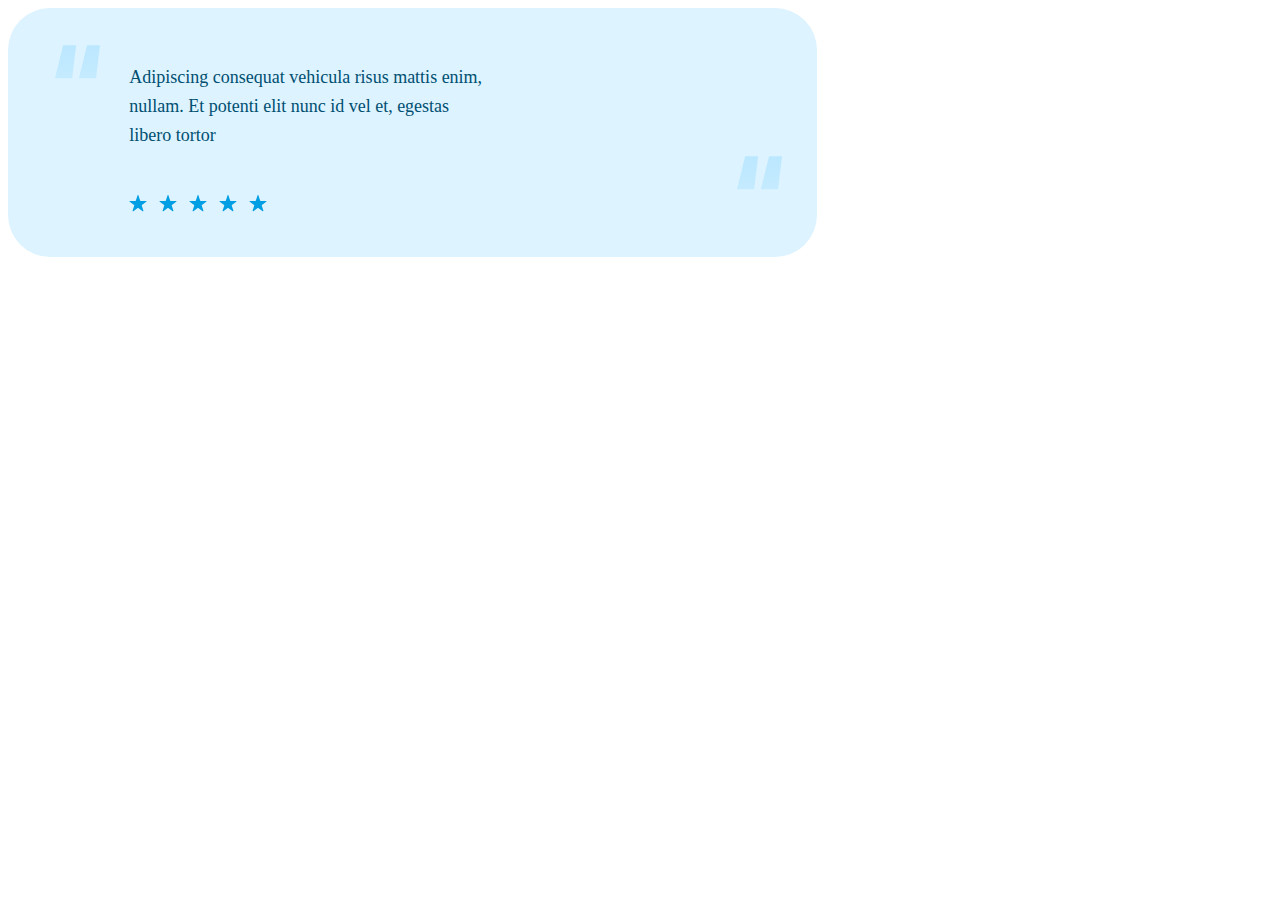
<file: tz/quotation/index.html>
<!DOCTYPE html>
<html lang="en">
<head>
    <meta charset="UTF-8">
    <meta http-equiv="X-UA-Compatible" content="IE=edge">
    <meta name="viewport" content="width=device-width, initial-scale=1.0">
    <title>quotation</title>

    <link rel="stylesheet" href="style.css">
</head>
<body>
    <div class="quotation">
        <div class="quote-mark opening-mark">
            <img src="img/quotation-mark.svg" alt="" class="img">
        </div>
        <div class="quote-container">
            <p class="text">
                Adipiscing consequat vehicula risus
                mattis enim, nullam. Et potenti elit nunc
                id vel et, egestas libero tortor
            </p>
            <div class="stars">
                <img src="img/star.svg" class="star">
                <img src="img/star.svg" class="star">
                <img src="img/star.svg" class="star">
                <img src="img/star.svg" class="star">
                <img src="img/star.svg" class="star">
            </div>
        </div>
        <div class="quote-mark closing-mark">
            <img src="img/quotation-mark.svg" alt="" class="img">
        </div>
    </div>
</body>
</html>
</file>
<file: assets/css/main.css>
*,*::before,*::after{box-sizing:border-box}body{min-height:100vh;scroll-behavior:smooth;text-rendering:optimizeSpeed}img{max-width:100%;display:block}body,h1,h2,h3,h4,h5,h6,p{margin:0;padding:0}button{border:none;cursor:pointer;background:none}button:focus{outline:none}ul{padding:0;margin:0}li{list-style-type:none;padding:0;margin:0}a{color:inherit;text-decoration:none}select:focus{outline:none}input::-webkit-outer-spin-button,input::-webkit-inner-spin-button{-webkit-appearance:none}input[type="number"]{-moz-appearance:textfield}input{border:none}input:focus{outline:none}@font-face{font-family:'Poppins';src:url("/font/poppins/Poppins.ttf")}@font-face{font-family:'Nunito';src:url("/font/nunito/Nunito.ttf")}p,a,h1,h2,h3,h4,h5,h6{font-family:'Poppins';font:'Poppins'}.wrapper{max-width:2510px;margin:0 auto}.nav{display:flex;position:fixed;flex-direction:column;top:0;left:0;width:17.4%;height:100vh;background-color:#fff}.nav .nav-header{position:relative;width:100%;height:7.5rem;max-height:119px;padding:37px 30px}.nav .nav-header .logo{position:absolute;width:48px;height:48px;top:0;left:0;transform:translate(50%,70%)}.nav .nav-header .workload{margin-left:60px;margin-top:-10px;font-size:2rem;font-weight:600;font-family:'Nunito';font:'Nunito'}.nav .nav-header .desc{margin-left:60px;font-size:.875rem;font-weight:400;white-space:nowrap;font-family:'Nunito';font:'Nunito'}.nav .nav-list-wrapper{width:90%;margin:0 auto;padding-top:.9375rem}.nav .nav-list-wrapper .nav-element{width:100%;padding:0}.nav .nav-list-wrapper .nav-element a{display:flex;position:relative;width:100%;padding:1rem 2.1875rem;font-weight:500;color:#727b8b}.nav .nav-list-wrapper .nav-element a .icon{position:relative;display:block;font-size:1.3rem;min-width:35px}.nav .nav-list-wrapper .nav-element a .title{position:relative;display:block;margin:0;padding:3px 9px;font-weight:bold;font-size:18px}.nav .nav-list-wrapper .nav-element a .arrow{position:absolute;right:3.5rem}.nav .nav-list-wrapper .nav-element a:hover{color:#00a15d}.nav .nav-list-wrapper .nav-element .active{background-color:#e5f5ee;border-radius:3.875rem;color:#00a15d}.nav .nav-list-wrapper .nav-element ul{padding:0 .5rem}.nav .nav-list-wrapper .nav-element ul .inner-list{position:relative;color:#727b8b;transition:all .5s;font-size:.9375rem;padding-left:32px}.nav .nav-list-wrapper .nav-element ul .inner-list::before{content:"";position:absolute;height:.125rem;width:.325rem;background-color:#00a15d;left:2.15rem;top:50%;transform:translateY(-50%);transition:all .5s}.nav .nav-list-wrapper .nav-element ul .inner-list:hover{padding-left:55px}.nav .nav-list-wrapper .nav-element ul .inner-list:hover:before{width:1rem}.nav-webkit-scrollbar{width:5px;background-color:#f9f9fd}.nav-webkit-scrollbar-thumb{background-color:#e5e5e9}.header{display:flex;position:relative;width:calc(100% - navWidth);margin-left:17.4%;height:119px;background-color:#fff;justify-content:space-between;transition:.3s ease;border-left:1px solid #f8f8f8}.header .header-left{display:flex;position:relative;width:20%;height:100%;padding:0 10px}.header .header-left .toggle-nav{height:100%;font-size:1.5rem;margin:0 30px}.header .header-left .toggle-nav::before{content:'';display:inline-block;vertical-align:middle;height:100%}.header .header-left .name-page{margin:0 8px;font-size:2rem;font-weight:700;height:100%}.header .header-left .name-page::before{content:'';display:inline-block;vertical-align:middle;height:100%}.header .header-right{display:flex;position:relative;height:100%;padding:30px 15px}.header .header-right .search{display:block;position:relative;width:19.75rem;height:3.75rem;margin:0 10px}.header .header-right .search form{width:100%;height:100%}.header .header-right .search form label .search-input{width:100%;height:100%;border-radius:3.125rem;padding:0 20px;padding-right:50px;background-color:#eee;font-size:1.2rem}.header .header-right .search form label .search-input::placeholder{font-size:1rem;font-weight:400;line-height:1.5}.header .header-right .search form .search-icon{font-size:1.15rem;position:absolute;top:18px;right:17px;color:#727b8b}.header .header-right .header-btns .header-btn{width:48px;height:48px;margin:6px 18px}.header .header-right .user{display:flex;margin-left:.875rem}.header .header-right .user .user-pic{height:3.75rem;width:3.75rem;border-radius:4.25rem}.header .header-right .user .user-info{padding:.6rem 9px}.header .header-right .user .user-info .name-user{font-weight:600;font-size:1.125rem}.header .header-right .user .user-info .mail-user{font-size:.75rem;font-weight:400}.main-content{display:block;background-color:#f8f8f8;width:calc(100% - navWidth);margin-left:17.4%;height:85vh}@media only screen and (max-width:2366px){.header{height:112px}.header .header-right{padding:28px 15px}.header .header-right .search{width:18.7rem}.header .header-right .header-btns .header-btn{width:46px;height:46px}.header .header-right .user .user-pic{height:3.4rem;width:3.4rem}.header .header-right .user .user-info .name-user{font-size:1rem}.header .header-right .user .user-info .mail-user{font-size:.7rem}.nav .nav-header .logo{width:45px;height:45px}.nav .nav-header .workload{margin-left:57px;margin-top:-14px;font-size:1.75rem}.nav .nav-header .desc{margin-left:57px;font-size:.78rem}.nav .nav-list-wrapper .nav-element a .title{font-size:1.1rem}.nav .nav-list-wrapper .nav-element a .arrow{right:38px}.nav .nav-list-wrapper .nav-element ul .inner-list{padding:0;padding-left:48px;font-size:15px}}@media only screen and (max-width:2166px){.header{height:105px}.header .header-left .toggle-nav{margin:0 20px}.header .header-left .name-page{font-size:1.8rem}.header .header-right{padding:24px 15px}.header .header-right .search{width:17.7rem}.header .header-right .header-btns .header-btn{width:44px;height:44px}.header .header-right .user .user-pic{padding:.07rem 0;height:3.1rem;width:3.1rem}.header .header-right .user .user-info{padding:.3rem .6rem}.header .header-right .user .user-info .mail-user{font-size:.7rem}.nav .nav-header .logo{width:43px;height:43px}.nav .nav-header .workload{margin-left:55px;margin-top:-14px;font-size:1.75rem}.nav .nav-header .desc{margin-left:55px;font-size:.78rem}.nav .nav-list-wrapper{padding:10px 3px}.nav .nav-list-wrapper .nav-element a .title{font-size:17px}.nav .nav-list-wrapper .nav-element a .arrow{right:29px}.nav .nav-list-wrapper .nav-element ul .inner-list{padding-left:42px;font-size:14px}.nav .nav-list-wrapper .nav-element ul .inner-list::before{left:2.5rem}}@media only screen and (max-width:1966px){.header{height:98px}.header .header-right{padding:20px 15px}.header .header-right .search{width:16.6rem}.header .header-right .header-btns .header-btn{width:37px;height:37px}.header .header-right .user .user-pic{margin:5px 0;height:2.7rem;width:2.7rem}.header .header-right .user .user-info .mail-user{font-size:.7rem}.nav .nav-list-wrapper{width:98%;padding:4px 3px}.nav .nav-list-wrapper .nav-element a{padding:.8rem 2rem}.nav .nav-list-wrapper .nav-element a .icon{min-width:30px}.nav .nav-list-wrapper .nav-element a .title{padding:4px 11px;font-size:1rem}.nav .nav-list-wrapper .nav-element a .arrow{right:30px}.nav .nav-list-wrapper .nav-element ul{padding:8px 0}.nav .nav-list-wrapper .nav-element ul .inner-list{padding-left:42px;font-size:13.5px}.nav .nav-list-wrapper .nav-element ul .inner-list::before{left:2.7rem}}@media only screen and (max-width:1766px){.header{height:91px}.header .header-left .name-page{font-size:1.6rem}.header .header-right{padding:17px 15px}.header .header-right .search{width:15.7rem;height:55px;margin:4px 10px}.header .header-right .search form .search-icon{top:13px}.header .header-right .header-btns .header-btn{width:35px;height:35px;margin:13px 11px}.header .header-right .user .user-pic{margin-top:10px;height:2.4rem;width:2.4rem}.header .header-right .user .user-info{margin-top:5px}.header .header-right .user .user-info .name-user{font-size:.9rem}.header .header-right .user .user-info .mail-user{font-size:.7rem}.nav .nav-header{padding:36px 32px}.nav .nav-header .logo{width:39px;height:39px}.nav .nav-header .workload{margin-left:40px;margin-top:-14px;font-size:1.75rem}.nav .nav-header .desc{margin-left:40px;font-size:.78rem}.nav .nav-list-wrapper .nav-element a .title{padding:4px 13.5px;font-size:15px}.nav .nav-list-wrapper .nav-element a .arrow{right:48px}.nav .nav-list-wrapper .nav-element ul{padding:8px 0}.nav .nav-list-wrapper .nav-element ul .inner-list{padding:0;padding-left:38px}}@media only screen and (max-width:1666px){.header{height:86px}.header .header-right{padding:14px 15px}.nav .nav-header{height:86px}.nav .nav-header .workload{font-size:1.6rem}.nav .nav-header .desc{font-size:.75rem}}@media only screen and (max-width:1566px){.header{height:84px}.header .header-right{padding:12px 13px}.header .header-right .search{width:14.7rem}.header .header-right .search form .search-icon{top:15px}.header .header-right .header-btns .header-btn{width:39px;height:39px}.header .header-right .user .user-pic{margin:9px 0;height:2.6rem;width:2.6rem}.header .header-right .user .user-info .mail-user{font-size:.7rem}.nav .nav-header{padding:23px 20px}.nav .nav-header .logo{width:37px;height:37px}.nav .nav-header .workload{margin-left:49px;margin-top:-14px;font-size:1.75rem}.nav .nav-header .desc{margin-left:49px;font-size:.78rem}.nav .nav-list-wrapper{padding:8px 2px}.nav .nav-list-wrapper .nav-element a .title{padding:4px 15px}.nav .nav-list-wrapper .nav-element a .arrow{right:46px}.nav .nav-list-wrapper .nav-element ul .inner-list{padding-left:35px;font-size:12.6px}}@media only screen and (max-width:1440px){.header{height:75px}.header .header-left .toggle-nav{margin:0 15px}.header .header-left .name-page{font-size:1.5rem}.header .header-right{padding:8px 13px}.header .header-right .search{width:14rem}.header .header-right .header-btns .header-btn{width:35px;height:35px}.header .header-right .user .user-info .name-user{font-size:.82rem}.header .header-right .user .user-info .mail-user{font-size:.7rem}}@media only screen and (max-width:1366px){.header{height:77px}.header .header-right{height:100%;padding:15px}.header .header-right .search{width:12.75rem;height:2.8rem;margin:0 10px}.header .header-right .search form .search-icon{top:12px}.header .header-right .header-btns .header-btn{width:30px;height:30px;margin:10px}.header .header-right .user .user-pic{height:2rem;width:2rem;margin:.7rem 1rem}.header .header-right .user .user-info{padding:.4rem 0}.header .header-right .user .user-info .name-user{font-weight:bold;font-size:.8rem}.header .header-right .user .user-info .mail-user{font-size:.7rem}.nav .nav-header{padding:21px 18px;height:auto}.nav .nav-header .logo{width:35px;height:35px}.nav .nav-header .workload{margin-left:47px;margin-top:-9px;font-size:1.5rem}.nav .nav-header .desc{margin-left:47px;font-size:.6rem}.nav .nav-list-wrapper{width:95%;padding:10px 5px;margin:0 auto}.nav .nav-list-wrapper .nav-element{width:100%}.nav .nav-list-wrapper .nav-element a{padding:.5rem 1rem}.nav .nav-list-wrapper .nav-element a .icon{font-size:17px}.nav .nav-list-wrapper .nav-element a .title{font-size:.8rem}.nav .nav-list-wrapper .nav-element a .arrow{right:30px}.nav .nav-list-wrapper .nav-element ul .inner-list{padding-left:42px;font-size:12px}.nav .nav-list-wrapper .nav-element ul .inner-list::before{left:2.5rem}}@media only screen and (max-width:1150px){.nav .nav-header .logo{width:30px;height:30px}.nav .nav-header .workload{font-size:1.2rem;margin-left:37px}.nav .nav-header .desc{font-size:.45rem;margin-left:37px}.nav .nav-list-wrapper .nav-element a .icon{font-size:11px;min-width:20px}.nav .nav-list-wrapper .nav-element a .title{padding:3px 5px;font-size:.6rem}.nav .nav-list-wrapper .nav-element a .arrow{right:17px}.header{height:70px;border-left:2px solid #f8f8f8}.header-left .toggle-nav{font-size:.6rem}.header-left .name-page{font-size:.8rem}.header-right{padding:17px 14px}.header-right .search{width:10rem;height:2.55rem}.header-right .search form .search-icon{font-size:10px}.header-right .header-btns .header-btn{width:26px;height:26px;margin:7px}.header-right .user .user-pic{height:2rem;width:2rem;margin:.3rem .7rem}.header-right .user .user-info{padding:.2rem 0}.header-right .user .user-info .name-user{font-weight:bold;font-size:.6rem}.header-right .user .user-info .mail-user{font-size:.5rem}}@media only screen and (max-width:992px){.header{width:calc(100% - 80.5px);margin-left:80.5px;height:76px}.header .header-left .toggle-nav{display:none}.header .header-right .search{display:none}.header .header-right .header-btns .header-btn{width:32px;height:32px}.header .header-right .user .user-pic{height:30px;width:30px;margin:7px 13px;border-radius:50%}.header .header-right .user .user-info{padding:0}.header .header-right .user .user-info .name-user{margin-top:-2px;margin-bottom:5px;font-weight:600;font-size:.9rem}.header .header-right .user .user-info .mail-user{font-size:.5rem;font-weight:400}.nav{width:80.5px}.nav .nav-header{height:76px;padding:0}.nav .nav-header .logo{width:39.5px;height:39.5px;transform:translate(50%,50%)}.nav .nav-header .workload{display:none}.nav .nav-header .desc{display:none}.nav .nav-list-wrapper{width:90%}.nav .nav-list-wrapper .nav-element a .icon{padding:0;font-size:1.375rem;min-width:20px;margin:0 auto}.nav .nav-list-wrapper .nav-element a .title{display:none}.nav .nav-list-wrapper .nav-element a .arrow{display:none}.nav .nav-list-wrapper .nav-element ul .inner-list{display:none}.nav .nav-list-wrapper .nav-element ul .inner-list::before{display:none}.main-content{width:calc(100% - 80.5px);margin-left:80.5px}}@media only screen and (max-width:600px){.nav{height:auto}.nav .nav-list-wrapper{display:none}.header .header-left .name-page{display:none}.header .header-left .toggle-nav{display:block;margin:0}.header .header-right{padding:15px 5px}.main-content{width:100%;margin:0}}
</file>
<file: landing_2/assets/css/main.css>
*,*::before,*::after{box-sizing:border-box}body{min-height:100vh;scroll-behavior:smooth;text-rendering:optimizeSpeed}img{display:block}body,h1,h2,h3,h4,h5,h6,p{margin:0;padding:0}button{border:none;cursor:pointer;background:none}button:focus{outline:none}ul{padding:0;margin:0}li{list-style-type:none;padding:0;margin:0}a{color:inherit;text-decoration:none}select:focus{outline:none}input::-webkit-outer-spin-button,input::-webkit-inner-spin-button{-webkit-appearance:none}input[type="number"]{-moz-appearance:textfield}input{border:none}input:focus{outline:none}@font-face{font-family:"ProximaNova";src:url("../../fonts/ProximaNova/ProximaNova-Bold.ttf") format("truetype");font-weight:bold;font-style:normal}@font-face{font-family:"ProximaNova";src:url("../../fonts/ProximaNova/ProximaNova-Semibold.ttf") format("truetype");font-weight:600;font-style:normal}@font-face{font-family:"ProximaNova";src:url("../../fonts/ProximaNova/ProximaNova-Regular.ttf") format("truetype");font-weight:400;font-style:normal}@font-face{font-family:"AvertaStd";src:url("../../fonts/AvertaStd/AvertaStdPE-Bold.otf") format("opentype");font-weight:bold;font-style:normal}@font-face{font-family:"AvertaStd";src:url("../../fonts/AvertaStd/AvertaStdPE-Semibold.otf") format("opentype");font-weight:600;font-style:normal}@font-face{font-family:"AvertaStd";src:url("../../fonts/AvertaStd/AvertaStdPE-Light.otf") format("opentype");font-weight:400;font-style:normal}body{font-family:'ProximaNova'}h1{font-style:normal;font-weight:bold}section{width:100%;overflow:hidden}.keys-padding{padding:0 224px 23px 235px}.inner-block{position:relative;max-width:1680px;margin:0 auto}.blue-btn{background-color:#4080ff;border-radius:42px;color:#fff}.header{position:relative;width:100%;height:62px;background-color:#e5eced}.header .inner-block{display:flex;justify-content:space-between;align-items:center;height:100%}.header .inner-block a{display:flex;align-items:center;margin-left:102px}.header .inner-block a .logo-text{font-family:'AvertaStd';font-weight:400;font-size:35px;color:#586981;margin-left:8px}.header .inner-block a .logo-text .ved-text{font-family:'AvertaStd';font-weight:600;font-size:35px;color:#586981}.header .inner-block .sign-in{width:123px;height:34px;border:3px solid #586981;box-shadow:inset 0 1.54545px 0 rgba(255,255,255,0.06);border-radius:17px;font-weight:600;font-weight:bold;font-size:14px;line-height:10px;margin:0 127px;color:#586981}.start{background:linear-gradient(188.26deg,#01dcba 17.02%,#7f30cb 85.24%);height:852px}.start .inner-block{display:flex;position:relative;padding-left:96px;padding-top:65px}.start .inner-block .content{width:49%;padding-top:138px}.start .inner-block .content .heading{font-weight:bold;font-size:64px;line-height:64px;color:#fff;max-width:100%}.start .inner-block .content .subtitle{font-weight:600;font-size:24px;line-height:32px;color:#ededed;padding:20px 0;max-width:89%}.start .inner-block .content .search{position:relative;width:100%;height:77px;align-items:center;background-color:#f0f0f0;border-radius:42px;margin:57px 0;margin-left:-7px;box-shadow:6px 12px 17px rgba(0,0,0,0.17)}.start .inner-block .content .search form{height:100%}.start .inner-block .content .search form .name-or-TIN-input{padding:0 38px;width:100%;height:100%;border-radius:42px;background:none;font-size:26px}.start .inner-block .content .search form .name-or-TIN-input::placeholder{font-weight:600;font-size:26px;color:#b8a2d1}.start .inner-block .pic-side{position:relative;width:51%}.start .inner-block .pic-side .pic{max-width:100%}.advantages{background-color:#000;position:relative;color:#fff}.advantages .inner-block{padding:167px 0 189px 0}.advantages .inner-block .text-wrapper{padding:0 321px;font-weight:bold}.advantages .inner-block .text-wrapper .heading{font-size:57px;line-height:64px;color:#9f78f2;max-width:86%}.advantages .inner-block .text-wrapper .subtitle{padding:40px 0;font-size:48px;line-height:54px;max-width:90%}.advantages .inner-block .text-wrapper .desc{font-size:36px;line-height:39px;color:#ccc;max-width:90%}.advantages .inner-block .cards-wrapper{display:grid;position:relative;margin-top:78px;padding:0 230px;grid-template-columns:1fr 1fr;grid-template-rows:1fr 1fr;grid-gap:36px 47px}.advantages .inner-block .cards-wrapper .accurate-statistics{grid-column:1/3;background:linear-gradient(132.33deg,#d24074 -.67%,#1268c3 102.54%);border-radius:48px;padding:140px 90px}.advantages .inner-block .cards-wrapper .accurate-statistics .icon{width:80px;height:80px;margin-bottom:14px}.advantages .inner-block .cards-wrapper .accurate-statistics .title{font-family:'AvertaStd';font-style:normal;font-weight:bold;font-size:57px;line-height:53px;color:#3a0354;margin:33.5px 0;max-width:34%}.advantages .inner-block .cards-wrapper .accurate-statistics .card-desc{max-width:42%;font-weight:bold;font-size:36px;line-height:39px}.advantages .inner-block .cards-wrapper .accurate-statistics .small-text{display:block;max-width:41%;border-top:1px solid #c4c4c4;font-weight:600;font-size:24px;line-height:24px;padding-top:27px;margin-top:128px;margin-bottom:35px}.advantages .inner-block .cards-wrapper .pics{position:absolute;right:0;top:5.5%;height:35%;width:44%}.advantages .inner-block .cards-wrapper .pics .pc-full{height:100%;max-width:none}.advantages .inner-block .cards-wrapper .pics .mobile-version-pic{position:absolute;top:31%;left:-14%}.advantages .inner-block .cards-wrapper .card-2,.advantages .inner-block .cards-wrapper .card-3{padding:130px 90px;padding-right:41px;border-radius:48px}.advantages .inner-block .cards-wrapper .card-2 .icon,.advantages .inner-block .cards-wrapper .card-3 .icon{margin-bottom:33px}.advantages .inner-block .cards-wrapper .card-2 .title,.advantages .inner-block .cards-wrapper .card-3 .title{font-family:'AvertaStd';font-style:normal;font-weight:bold;font-size:36px;line-height:37px;color:#a739db;max-width:50%;min-height:159px;padding:24px 0}.advantages .inner-block .cards-wrapper .card-2 .card-desc,.advantages .inner-block .cards-wrapper .card-3 .card-desc{font-weight:bold;font-size:36px;line-height:39px}.advantages .inner-block .cards-wrapper .card-2 .phone-pic,.advantages .inner-block .cards-wrapper .card-3 .phone-pic{width:24%;position:absolute;bottom:0}.advantages .inner-block .cards-wrapper .card-2{background-color:#233247}.advantages .inner-block .cards-wrapper .card-2 .card-desc span{color:#ccc}.advantages .inner-block .cards-wrapper .card-3{background-color:#f3f3f3}.advantages .inner-block .cards-wrapper .card-3 .card-desc{color:#000}.advantages .inner-block .cards-wrapper .card-3 .card-desc span{color:#909090}.key-capabilities{position:relative;background-color:#e5e5e5}.key-capabilities .inner-block{padding-top:141px}.key-capabilities .inner-block .title{max-width:50%;font-weight:bold;font-size:57px;line-height:64px;color:#29bcc6}.key-capabilities .inner-block .subtitle{max-width:65%;margin-top:22px;font-weight:bold;font-size:36px;line-height:39px}.key-capabilities .inner-block .container{display:flex;position:relative;background:linear-gradient(31.04deg,#9358f7 -19.21%,#7b78f2 6.2%,#6197ee 29.76%,#45b5e9 54.25%,#10d7e2 78.61%);box-shadow:3px 9px 40px #a7d9fa;border-radius:49px;margin-top:76px;padding:98px 0 85px 98px}.key-capabilities .inner-block .container .keys{display:flex;position:relative;flex-direction:column}.key-capabilities .inner-block .container .keys .key{margin-top:90px}.key-capabilities .inner-block .container .keys .key .icon{width:80px;height:80px}.key-capabilities .inner-block .container .keys .key .text{padding-top:41px;font-weight:bold;font-size:36px;line-height:39px;color:#fff}.key-capabilities .inner-block .container .pic-wrapper{display:flex;align-items:center;position:relative;width:29.5%;min-height:100%;margin-top:32px}.key-capabilities .inner-block .container .pic-wrapper .phone-pic{display:block;width:431px;height:856px}.indicators{position:relative;background-color:#e5e5e5}.indicators .content-block{display:flex;position:relative;background:rgba(255,255,255,0.79);box-shadow:0 4px 48px rgba(0,0,0,0.04);border-radius:49px;padding:53px 0 28px 88px;justify-content:space-between;margin-bottom:55px}.indicators .content-block .text-wrapper{max-width:60%;margin-bottom:48px}.indicators .content-block .text-wrapper .overhead-text{font-weight:bold;font-size:31px;line-height:30px;letter-spacing:.16px;color:#3f85dd;margin-bottom:40px}.indicators .content-block .text-wrapper .title{padding:56px 0;font-weight:bold;font-size:36px;line-height:39px;color:#233247}.indicators .content-block .text-wrapper .desc{font-weight:bold;font-size:36px;line-height:39px;color:#909090}.indicators .content-block .pic-wrapper{display:flex;position:relative;width:36%;height:713px;margin-top:54px;align-items:center;min-height:100%}.indicators .content-block .pic-wrapper .phone-pic{display:block;position:absolute;transform:translate(3%,4%)}.indicators .content-block .pagination{display:flex;position:absolute;left:50%;transform:translateX(-50%);bottom:30px}.indicators .content-block .pagination .pag-item{width:16px;height:16px;margin:0 10px;border-radius:50%;background-color:#c4c4c4}.indicators .content-block .pagination .active{background-color:#3f85dd}.vedprofile-API{position:relative;background-color:#e5e5e5}.vedprofile-API .inner-block{margin-bottom:168px}.vedprofile-API .inner-block .content-block{display:flex;position:relative;justify-content:space-between;background:#fcfcfc;box-shadow:0 4px 48px rgba(0,0,0,0.04);border-radius:49px;padding:62px 53px 0 78px;overflow:hidden}.vedprofile-API .inner-block .content-block .left-side{display:flex;flex-direction:column;justify-content:space-between;position:relative;min-height:100%;width:42%}.vedprofile-API .inner-block .content-block .left-side .overhead-text{font-family:'AvertaStd';font-weight:bold;font-size:31px;line-height:38px;color:#3f85dd}.vedprofile-API .inner-block .content-block .left-side .phone-pic{max-width:100%;position:absolute;margin-top:49%}.vedprofile-API .inner-block .content-block .text-wrapper{position:relative;width:55%;padding-bottom:67px}.vedprofile-API .inner-block .content-block .text-wrapper .title{font-family:'AvertaStd';font-weight:bold;font-size:36px;line-height:44px;color:#233247}.vedprofile-API .inner-block .content-block .text-wrapper .desc{padding:63px 0;font-weight:bold;font-size:36px;line-height:39px;color:#909090}.vedprofile-API .inner-block .content-block .text-wrapper .find-data-btn{width:459px;height:67px;float:right;margin-top:34px;font-family:'AvertaStd';font-weight:600;font-size:26px}.tariffs{position:relative;background-color:#000}.tariffs .inner-block{padding:172px 157px 85px 231px}.tariffs .inner-block .title{font-weight:bold;font-size:57px;line-height:64px;color:#32d882;max-width:75%}.tariffs .inner-block .subtitle{font-weight:bold;font-size:36px;line-height:39px;color:#fff;padding:76px 0;max-width:80%}.tariffs .inner-block .subtitle span{color:#acacac}.tariffs .inner-block .tariffs-wrapper{display:grid;position:relative;grid-template-columns:1fr 1fr;grid-template-rows:1fr 1fr 1fr 1fr;grid-gap:31px 29px}.tariffs .inner-block .tariffs-wrapper .tariff{background:rgba(43,43,43,0.79);box-shadow:0 4px 48px rgba(0,0,0,0.04);border-radius:49px;padding:30px 60px}.tariffs .inner-block .tariffs-wrapper .tariff .number-company{font-family:'AvertaStd';font-weight:bold;font-size:31px;line-height:38px;color:#32d882}.tariffs .inner-block .tariffs-wrapper .tariff .desc{padding:12px 0;font-weight:600;font-size:34px;line-height:39px;color:#fff}.tariffs .inner-block .tariffs-wrapper .tariff .desc .arrange{display:inline-block;position:relative;color:#32d882}.tariffs .inner-block .tariffs-wrapper .tariff .desc .arrange:after{content:"";display:block;background-image:url("../../icons/arrow-right-green.svg");background-repeat:no-repeat;background-size:contain;position:absolute;right:-50px;bottom:-5px;width:40px;height:40px}.tariffs .inner-block .tariffs-wrapper .year-tariff{background-color:#029448}.numbers{position:relative;background-color:#000}.numbers::before{content:"";background-image:url("../../images/numbers-bg.png");background-size:contain;background-position-x:center;background-repeat:no-repeat;position:absolute;top:0;right:0;bottom:0;left:0;opacity:1}.numbers .inner-block{padding:317px 0;padding-bottom:474px}.numbers .inner-block .numbers-wrapper{display:grid;position:relative;grid-template-columns:1fr 1fr;grid-template-rows:1fr 1fr 1fr;grid-gap:87px 50px;margin-left:26%;margin-right:17.7%;margin-top:45px;width:auto}.numbers .inner-block .numbers-wrapper .number-block{display:flex;position:relative;width:auto}.numbers .inner-block .numbers-wrapper .number-block .number{font-family:'AvertaStd';font-weight:600;font-size:64px;letter-spacing:.2px;color:#f81680;white-space:nowrap}.numbers .inner-block .numbers-wrapper .number-block .text{font-family:'AvertaStd';font-weight:normal;font-size:16px;line-height:20px;color:#fff;margin-left:9.67px}.demo-access{position:relative;background-color:#e5e5e5;overflow:visible}.demo-access .inner-block .block-wrapper{display:block;position:relative;width:1291px;height:473px;margin:auto auto}.demo-access .inner-block .block-wrapper .content-block{display:flex;position:absolute;width:100%;top:-40%;padding:59px 83px 121px 93px;background:#fcfcfc;box-shadow:0 4px 48px rgba(0,0,0,0.04);border-radius:49px;justify-content:space-between}.demo-access .inner-block .block-wrapper .content-block .text-wrapper{width:36%}.demo-access .inner-block .block-wrapper .content-block .text-wrapper .title{font-weight:bold;font-size:36px;line-height:44px;color:#233247}.demo-access .inner-block .block-wrapper .content-block .text-wrapper .line{margin-top:30px}.demo-access .inner-block .block-wrapper .content-block .text-wrapper .desc{padding:51px 0;font-weight:bold;font-size:30px;line-height:39px;color:#979797}.demo-access .inner-block .block-wrapper .content-block .inputs{display:flex;position:relative;flex-direction:column;justify-content:flex-end;width:51%;bottom:0}.demo-access .inner-block .block-wrapper .content-block .inputs form .phone-num{display:flex;position:relative;margin:6px auto;align-items:center}.demo-access .inner-block .block-wrapper .content-block .inputs form .phone-num .country-code{width:38%}.demo-access .inner-block .block-wrapper .content-block .inputs form .phone-num .number{margin-left:2%;width:60%}.demo-access .inner-block .block-wrapper .content-block .inputs form input,.demo-access .inner-block .block-wrapper .content-block .inputs form .phone-num{width:100%;height:48px}.demo-access .inner-block .block-wrapper .content-block .inputs form input{padding:0 20px;margin:6px auto;border:1px solid #e5eced;box-sizing:border-box;box-shadow:0 1px 6px rgba(0,0,0,0.06);border-radius:2px;font-size:16px}.demo-access .inner-block .block-wrapper .content-block .inputs form input::placeholder{font-weight:normal;font-size:16px;line-height:19px;color:#586981}.demo-access .inner-block .block-wrapper .content-block .inputs form .get-demo-access{width:59%;height:64px;background:#f81680;box-shadow:0 4px 16px #ffa8d1;float:right;margin-top:74px;border-radius:32px;font-weight:bold;font-size:16px;letter-spacing:.2px;text-transform:uppercase;color:#fff}.demo-access .inner-block .pay-systems{display:flex;position:relative;padding:112px 0 62px 0;width:100%;justify-content:center}.demo-access .inner-block .pay-systems .pay-system{margin:0 38.5px}.footer{background-color:#e5e5e5}.footer .inner-block{display:flex;height:150px;padding:0 89.5px 0 106px;justify-content:space-between}.footer .inner-block a{display:flex;position:relative;align-items:center}.footer .inner-block a .logo-text{font-family:'AvertaStd';font-style:normal;font-weight:400;font-size:35px;margin-left:9px;color:#586981}.footer .inner-block a .logo-text .ved-text{font-weight:bold}.footer .inner-block .text{display:flex}.footer .inner-block .text .copyright{margin:auto 0;font-family:'AvertaStd';font-weight:normal;font-size:14px;letter-spacing:.0875px;color:#586981}.footer .inner-block .text .terms-of-use{font-family:'AvertaStd';font-weight:600;font-size:14px;letter-spacing:.0875px;color:#f81680;margin-left:90px}@media only screen and (min-width:1800px){.numbers .inner-block .numbers-wrapper{margin-top:10%}}@media only screen and (max-width:1440px){.header .inner-block a{margin-left:82px}.start{height:780px}.start .inner-block{padding-left:82px}.start .inner-block .content{padding-top:100px}.start .inner-block .content .heading{font-size:60px;line-height:60px}.start .inner-block .content .subtitle{font-size:22px;line-height:28px}.advantages .inner-block{padding-top:150px}.advantages .inner-block .text-wrapper{padding:0 230px}.advantages .inner-block .text-wrapper .heading{font-size:54px;line-height:60px}.advantages .inner-block .text-wrapper .subtitle{font-size:46px;line-height:53px}.advantages .inner-block .text-wrapper .desc{font-size:34px}.advantages .inner-block .cards-wrapper{padding:0 150px;grid-gap:33px 44px}.advantages .inner-block .cards-wrapper .accurate-statistics{padding:120px 85px}.advantages .inner-block .cards-wrapper .card-2,.advantages .inner-block .cards-wrapper .card-3{padding:110px 85px}.keys-padding{padding:0 185px 23px 200px}.key-capabilities .inner-block{padding-top:135px}.key-capabilities .inner-block .container .pic-wrapper .phone-pic{width:391px;height:778px}.indicators .inner-block .content-block .text-wrapper .overhead-text{font-size:28px;line-height:27px}.indicators .inner-block .content-block .text-wrapper .title{font-size:34px;line-height:36px}.indicators .inner-block .content-block .text-wrapper .desc{font-size:34px;line-height:36px}.indicators .inner-block .content-block .pic-wrapper .phone-pic{width:395px;height:781px}.vedprofile-API .inner-block .content-block{padding:52px 43px 0 48px}.vedprofile-API .inner-block .content-block .left-side .overhead-text{font-size:28px;line-height:35px}.vedprofile-API .inner-block .content-block .text-wrapper{padding-bottom:50px}.vedprofile-API .inner-block .content-block .text-wrapper .title{font-size:34px;line-height:42px}.vedprofile-API .inner-block .content-block .text-wrapper .desc{padding:53px 0;font-size:34px;line-height:36px}.vedprofile-API .inner-block .content-block .text-wrapper .find-data-btn{width:71%;font-size:22px}.numbers .inner-block{padding:290px 0}.numbers .inner-block .numbers-wrapper{margin-top:10px}.numbers .inner-block .numbers-wrapper .number-block .number{font-size:58px}.numbers .inner-block .numbers-wrapper .number-block .text{font-size:14px}.demo-access .inner-block .block-wrapper{width:95%;height:423px}.demo-access .inner-block .block-wrapper .content-block{top:-35%;padding:49px 73px 106px 83px}.demo-access .inner-block .block-wrapper .content-block .text-wrapper .title{font-size:32px;line-height:40px}.demo-access .inner-block .block-wrapper .content-block .text-wrapper .line{margin-top:24px}.demo-access .inner-block .block-wrapper .content-block .text-wrapper .desc{padding:45px 0;font-size:28px;line-height:36px}.demo-access .inner-block .block-wrapper .content-block .inputs form .get-demo-access{width:52%;height:58px;font-size:14px}.demo-access .inner-block .pay-systems .pay-system{width:120px;height:82px}.footer .inner-block{height:110px;padding:0 67px 0 78px}.footer .inner-block a .logo{width:57px;height:19px}.footer .inner-block a .logo-text{font-size:30px;margin-left:6px}.footer .inner-block .text .terms-of-use{margin-left:50px}}@media only screen and (max-width:1366px){.start{height:730px}.start .inner-block{padding-top:45px}.start .inner-block .content{padding-top:50px}.start .inner-block .content .heading{max-width:90%}.start .inner-block .content .subtitle{max-width:83%}.start .inner-block .content .search{height:70px;margin:35px 0}.start .inner-block .content .search form .name-or-TIN-input::placeholder{font-size:22px}.start .inner-block .content .search form .name-or-TIN-input::placeholder{font-size:22px}.advantages .inner-block{padding-top:137px}.advantages .inner-block .text-wrapper .heading{font-size:52px;line-height:58px}.advantages .inner-block .text-wrapper .subtitle{font-size:44px;line-height:52px}.advantages .inner-block .text-wrapper .desc{font-size:32px}.advantages .inner-block .cards-wrapper{grid-gap:30px 41px}.advantages .inner-block .cards-wrapper .accurate-statistics{padding:100px 80px}.advantages .inner-block .cards-wrapper .accurate-statistics .icon{width:60px;height:60px;margin-bottom:12px}.advantages .inner-block .cards-wrapper .accurate-statistics .title{font-size:52px;line-height:48px}.advantages .inner-block .cards-wrapper .accurate-statistics .card-desc{font-size:32px;line-height:35px}.advantages .inner-block .cards-wrapper .accurate-statistics .small-text{padding-top:20px;font-size:20px}.advantages .inner-block .cards-wrapper .pics .mobile-version-pic{width:46%}.advantages .inner-block .cards-wrapper .card-2,.advantages .inner-block .cards-wrapper .card-3{padding:90px 80px}.advantages .inner-block .cards-wrapper .card-2 .icon,.advantages .inner-block .cards-wrapper .card-3 .icon{width:60px;height:60px;margin-bottom:12px}.advantages .inner-block .cards-wrapper .card-2 .title,.advantages .inner-block .cards-wrapper .card-3 .title{font-size:30px;line-height:30px}.advantages .inner-block .cards-wrapper .card-2 .card-desc,.advantages .inner-block .cards-wrapper .card-3 .card-desc{font-size:30px;line-height:32px}.keys-padding{padding:0 160px 23px 170px}.key-capabilities .inner-block{padding-top:135px}.key-capabilities .inner-block .container{padding:70px 0 65px 78px}.key-capabilities .inner-block .container .keys .key{margin-top:75px}.key-capabilities .inner-block .container .keys .key .icon{width:65px;height:65px}.key-capabilities .inner-block .container .keys .key .text{padding-top:38px;font-size:34px;line-height:37px}}@media only screen and (max-width:1280px){.header .inner-block .sign-in{font-size:12px;margin:0 87px}.start{height:680px}.start .inner-block{padding-left:56px}.start .inner-block .content .heading{font-size:54px;line-height:54px}.start .inner-block .content .subtitle{font-size:20px;line-height:26px}.start .inner-block .content .search{margin:20px 0;height:58px}.advantages .inner-block{padding-top:117px}.advantages .inner-block .text-wrapper{padding:0 170px}.advantages .inner-block .text-wrapper .heading{font-size:48px;line-height:52px}.advantages .inner-block .text-wrapper .subtitle{font-size:40px;line-height:49px}.advantages .inner-block .text-wrapper .desc{font-size:28px}.advantages .inner-block .cards-wrapper{grid-gap:25px 30px;padding:0 90px}.advantages .inner-block .cards-wrapper .accurate-statistics{padding:90px 65px}.advantages .inner-block .cards-wrapper .accurate-statistics .icon{width:40px;height:40px}.advantages .inner-block .cards-wrapper .accurate-statistics .title{font-size:50px;line-height:46px;max-width:36%}.advantages .inner-block .cards-wrapper .accurate-statistics .card-desc{font-size:30px;line-height:32px}.advantages .inner-block .cards-wrapper .accurate-statistics .small-text{padding-top:18px;margin-top:108px;font-size:18px}.advantages .inner-block .cards-wrapper .card-2,.advantages .inner-block .cards-wrapper .card-3{padding:80px 65px}.advantages .inner-block .cards-wrapper .card-2 .icon,.advantages .inner-block .cards-wrapper .card-3 .icon{width:40px;height:40px}.advantages .inner-block .cards-wrapper .card-2 .title,.advantages .inner-block .cards-wrapper .card-3 .title{font-size:30px;line-height:30px;max-width:55%}.advantages .inner-block .cards-wrapper .card-2 .card-desc,.advantages .inner-block .cards-wrapper .card-3 .card-desc{font-size:28px;line-height:30px}.keys-padding{padding:0 140px 23px 150px}.key-capabilities .inner-block{padding-top:135px}.key-capabilities .inner-block .title{font-size:52px;line-height:56px}.key-capabilities .inner-block .subtitle{font-size:32px;line-height:34px}.key-capabilities .inner-block .container{padding:50px 0 65px 68px}.key-capabilities .inner-block .container .keys .key{margin-top:75px}.key-capabilities .inner-block .container .keys .key .text{padding-top:38px;font-size:30px;line-height:33px}.key-capabilities .inner-block .container .pic-wrapper .phone-pic{width:355px;height:707px}.indicators .inner-block .content-block .text-wrapper .overhead-text{font-size:24px;line-height:22px}.indicators .inner-block .content-block .text-wrapper .title{font-size:30px;line-height:32px}.indicators .inner-block .content-block .text-wrapper .desc{font-size:30px;line-height:32px}.indicators .inner-block .content-block .pagination .pag-item{width:14px;height:14px}.vedprofile-API .inner-block .content-block{padding:52px 58px 0 55px}.vedprofile-API .inner-block .content-block .left-side{height:auto}.vedprofile-API .inner-block .content-block .left-side .overhead-text{font-size:26px;line-height:33px}.vedprofile-API .inner-block .content-block .text-wrapper .title{font-size:32px;line-height:36px}.vedprofile-API .inner-block .content-block .text-wrapper .title br{display:none}.vedprofile-API .inner-block .content-block .text-wrapper .desc{padding:43px 0;font-size:32px;line-height:34px}.vedprofile-API .inner-block .content-block .text-wrapper .find-data-btn{width:auto;padding:10px 30px;height:60px;font-size:21px}.tariffs .inner-block{padding:152px 127px 85px 167px}.tariffs .inner-block .title{font-size:52px;line-height:58px}.tariffs .inner-block .subtitle{font-size:32px;line-height:34px;padding:62px 0}.tariffs .inner-block .tariffs-wrapper{grid-gap:27px 25px}.tariffs .inner-block .tariffs-wrapper .tariff{padding:27px 50px}.tariffs .inner-block .tariffs-wrapper .tariff .number-company{font-size:28px;line-height:32px}.tariffs .inner-block .tariffs-wrapper .tariff .desc{font-size:26px;line-height:30px}.tariffs .inner-block .tariffs-wrapper .tariff .desc .arrange::after{width:25px;height:25px;right:-34px;bottom:1px}.numbers .inner-block{padding:260px 0}.numbers .inner-block .numbers-wrapper{margin-left:24%;margin-top:0;grid-gap:80px 40px}.numbers .inner-block .numbers-wrapper .number-block .number{font-size:58px}.numbers .inner-block .numbers-wrapper .number-block .text{font-size:14px}.demo-access .inner-block .block-wrapper{width:95%;height:423px}.demo-access .inner-block .block-wrapper .content-block{top:-30%;padding:39px 63px 86px 62px}.demo-access .inner-block .block-wrapper .content-block .text-wrapper .title{font-size:29px;line-height:36px}.demo-access .inner-block .block-wrapper .content-block .text-wrapper .line{margin-top:20px}.demo-access .inner-block .block-wrapper .content-block .text-wrapper .desc{padding:40px 0;font-size:24px;line-height:32px}.demo-access .inner-block .block-wrapper .content-block .inputs form input::placeholder{font-size:14px;line-height:16px}.footer .inner-block{padding:0 47px 0 50px}.footer .inner-block .text .copyright{font-size:12px}.footer .inner-block .text .terms-of-use{font-size:12px;margin-left:30px}}@media only screen and (max-width:1024px){.header{height:60px}.header .inner-block a{margin-left:62px}.header .inner-block a .logo{width:66px;height:28px}.header .inner-block a .logo-text{font-size:28px}.header .inner-block a .logo-text .ved-text{font-size:28px}.header .inner-block .sign-in{width:103px;height:30px;margin:0 67px}.start .inner-block{height:650px;padding-left:45px}.start .inner-block .content{padding-top:40px}.start .inner-block .content .heading{font-size:50px;line-height:48px}.start .inner-block .content .subtitle{font-size:18px;line-height:22px}.start .inner-block .content .search form .name-or-TIN-input::placeholder{font-size:18px}.start .inner-block .content .search form .name-or-TIN-input::placeholder{font-size:18px}.start .inner-block .pic-side .pic{margin-top:40px}.advantages .inner-block .text-wrapper{padding:0 140px}.advantages .inner-block .text-wrapper .heading{font-size:44px;line-height:48px;max-width:100%}.advantages .inner-block .text-wrapper .subtitle{font-size:36px;line-height:44px}.advantages .inner-block .text-wrapper .desc{font-size:24px;max-width:100%}.advantages .inner-block .cards-wrapper{grid-gap:20px 25px;padding:0 50px}.advantages .inner-block .cards-wrapper .accurate-statistics{padding:70px 50px}.advantages .inner-block .cards-wrapper .accurate-statistics .title{font-size:48px;line-height:44px;max-width:38%}.advantages .inner-block .cards-wrapper .accurate-statistics .card-desc{font-size:26px;line-height:28px}.advantages .inner-block .cards-wrapper .accurate-statistics .small-text{padding-top:14px;margin-top:80px;font-size:16px;max-width:45%}.advantages .inner-block .cards-wrapper .card-2,.advantages .inner-block .cards-wrapper .card-3{padding:60px 50px}.keys-padding{padding:0 40px 23px 60px}.key-capabilities .inner-block{padding-top:105px}.key-capabilities .inner-block .title{font-size:50px;line-height:54px}.key-capabilities .inner-block .subtitle{font-size:28px;line-height:32px}.key-capabilities .inner-block .container{padding:30px 0 65px 68px}.key-capabilities .inner-block .container .keys .key{margin-top:65px}.key-capabilities .inner-block .container .keys .key .text{padding-top:30px;font-size:28px;line-height:32px}.indicators .inner-block .content-block{padding:53px 0 28px 68px}.vedprofile-API .inner-block .content-block{padding:52px 48px 0 45px}.vedprofile-API .inner-block .content-block .left-side{height:auto}.vedprofile-API .inner-block .content-block .left-side .overhead-text{font-size:26px;line-height:33px;padding-bottom:20px}.vedprofile-API .inner-block .content-block .text-wrapper .title{font-size:30px;line-height:36px}.vedprofile-API .inner-block .content-block .text-wrapper .title br{display:none}.vedprofile-API .inner-block .content-block .text-wrapper .desc{padding:43px 0;font-size:30px;line-height:34px}.vedprofile-API .inner-block .content-block .text-wrapper .find-data-btn{margin-top:34px;font-size:18px}.tariffs .inner-block{padding:142px 57px 75px 57px}.tariffs .inner-block .title{font-size:46px;line-height:50px}.tariffs .inner-block .subtitle{font-size:26px;line-height:29px;padding:52px 0}.tariffs .inner-block .tariffs-wrapper{grid-gap:22px 20px}.tariffs .inner-block .tariffs-wrapper .tariff{padding:25px 40px}.tariffs .inner-block .tariffs-wrapper .tariff .number-company{font-size:25px;line-height:29px}.tariffs .inner-block .tariffs-wrapper .tariff .desc{font-size:23px;line-height:27px}.tariffs .inner-block .tariffs-wrapper .tariff .desc .arrange::after{width:20px;height:20px;right:-25px;bottom:1px}.numbers::before{opacity:.3}.numbers .inner-block{padding:80px 0 120px 0}.numbers .inner-block .numbers-wrapper{width:600px;margin:0 auto;grid-gap:60px 40px}.numbers .inner-block .numbers-wrapper .number-block .number{font-size:40px}.numbers .inner-block .numbers-wrapper .number-block .text{font-size:12px;line-height:16px}.demo-access .inner-block .block-wrapper{height:auto;padding-top:25px}.demo-access .inner-block .block-wrapper .content-block{position:relative;flex-direction:column;top:0;height:100%;padding:39px 63px 66px 62px}.demo-access .inner-block .block-wrapper .content-block .text-wrapper{width:100%}.demo-access .inner-block .block-wrapper .content-block .inputs{width:100%}}@media only screen and (max-width:780px){.header a{margin-left:50px}.start{height:580px}.start .inner-block{padding-left:50px;padding-top:20px}.start .inner-block .content{padding-top:30px}.start .inner-block .content .heading{font-size:40px;line-height:40px}.start .inner-block .content .subtitle{font-size:16px;line-height:20px;padding:25px 0}.start .inner-block .content .search{height:50px}.start .inner-block .pic-side{position:relative;display:flex;align-items:center}.start .inner-block .pic-side .pic{margin-top:-50%;max-width:120%}.advantages .inner-block .text-wrapper{padding:0 60px}.advantages .inner-block .text-wrapper .heading{font-size:38px;line-height:42px}.advantages .inner-block .text-wrapper .subtitle{font-size:32px;line-height:38px}.advantages .inner-block .text-wrapper .desc{font-size:22px}.advantages .inner-block .cards-wrapper{padding:0 40px;grid-gap:20px 25px;padding:0 30px;grid-auto-rows:minmax(50px,auto)}.advantages .inner-block .cards-wrapper .accurate-statistics{padding:60px 40px}.advantages .inner-block .cards-wrapper .accurate-statistics .title{font-size:46px;line-height:42px;max-width:55%}.advantages .inner-block .cards-wrapper .accurate-statistics .card-desc{font-size:24px;line-height:26px;max-width:55%}.advantages .inner-block .cards-wrapper .accurate-statistics .small-text{padding-top:14px;margin-top:80px;font-size:16px;max-width:60%}.advantages .inner-block .cards-wrapper .pics{display:flex;width:30%;align-items:center;justify-content:center;transform:translate(-20%,5%)}.advantages .inner-block .cards-wrapper .pics .pc-version-pic{display:none}.advantages .inner-block .cards-wrapper .pics .mobile-version-pic{top:auto;left:auto;width:100%;position:relative}.advantages .inner-block .cards-wrapper .card-2,.advantages .inner-block .cards-wrapper .card-3{padding:50px 40px}.advantages .inner-block .cards-wrapper .card-2 .title,.advantages .inner-block .cards-wrapper .card-3 .title{font-size:28px;line-height:26px;max-width:100%}.advantages .inner-block .cards-wrapper .card-2 .card-desc,.advantages .inner-block .cards-wrapper .card-3 .card-desc{font-size:26px;line-height:28px}.advantages .inner-block .cards-wrapper .card-2 .phone-pic,.advantages .inner-block .cards-wrapper .card-3 .phone-pic{display:none}.keys-padding{padding:0 50px 23px 50px}.key-capabilities .inner-block{padding-top:85px}.key-capabilities .inner-block .subtitle{max-width:90%}.key-capabilities .inner-block .container{margin-top:56px;padding:30px 48px 65px 48px}.key-capabilities .inner-block .container .keys .key{margin-top:65px}.key-capabilities .inner-block .container .keys .key .text{padding-top:23px;font-size:28px;line-height:32px}.key-capabilities .inner-block .container .pic-wrapper{display:none}.indicators .inner-block .content-block{padding:53px 0 28px 48px}.indicators .inner-block .content-block .text-wrapper{max-width:70%;margin-bottom:48px}.indicators .inner-block .content-block .text-wrapper .overhead-text{font-size:18px;line-height:16px}.indicators .inner-block .content-block .text-wrapper .title{padding:36px 0;font-size:28px;line-height:30px}.indicators .inner-block .content-block .text-wrapper .desc{font-size:26px;line-height:28px}.indicators .inner-block .content-block .pic-wrapper .phone-pic{width:359px;height:710px}.indicators .inner-block .content-block .pagination .pag-item{width:12px;height:12px}.vedprofile-API .inner-block{margin-bottom:88px}.vedprofile-API .inner-block .content-block{padding:42px 38px 0 35px}.vedprofile-API .inner-block .content-block .left-side{height:auto}.vedprofile-API .inner-block .content-block .left-side .overhead-text{font-size:16px;line-height:24px;padding-bottom:20px}.vedprofile-API .inner-block .content-block .left-side .phone-pic{position:relative;margin:auto auto}.vedprofile-API .inner-block .content-block .text-wrapper .title{font-size:24px;line-height:28px}.vedprofile-API .inner-block .content-block .text-wrapper .title br{display:none}.vedprofile-API .inner-block .content-block .text-wrapper .desc{padding:43px 0 23px 0;font-size:24px;line-height:26px}.vedprofile-API .inner-block .content-block .text-wrapper .find-data-btn{height:47px;margin-top:34px;font-size:14px}.numbers::before{opacity:.3;background-position-y:center}.numbers .inner-block{padding:55px 0 120px 0}.numbers .inner-block .numbers-wrapper{width:400px;grid-gap:30px 40px}.numbers .inner-block .numbers-wrapper .number-block{flex-direction:column}.numbers .inner-block .numbers-wrapper .number-block .number{font-size:35px;text-align:center}.numbers .inner-block .numbers-wrapper .number-block .text{font-size:10px;line-height:13px;text-align:center;margin-left:0;margin-top:4px}.demo-access .inner-block .block-wrapper .content-block{padding:33px 50px 56px 48px}.demo-access .inner-block .block-wrapper .content-block .inputs form .get-demo-access{width:60%;height:60px}.footer .inner-block{padding:0 35px}.footer .inner-block .text .copyright{display:none}.footer .inner-block .text .terms-of-use{font-size:12px;margin-left:30px}}@media only screen and (max-width:620px){.start .inner-block{padding:80px 50px;flex-direction:column;height:auto}.start .inner-block .content{padding-top:0;width:100%}.start .inner-block .content .heading{max-width:100%;font-size:42px;line-height:42px}.start .inner-block .content .subtitle{max-width:94%;padding:25px 0}.start .inner-block .content .search{margin:30px 0}.start .inner-block .content .search form .name-or-TIN-input{padding:0 25px}.start .inner-block .pic-side{display:none}.advantages .inner-block .text-wrapper .heading{font-size:34px;line-height:36px}.advantages .inner-block .text-wrapper .subtitle{font-size:28px;line-height:30px}.advantages .inner-block .text-wrapper .desc{font-size:18px;line-height:22px}.advantages .inner-block .cards-wrapper{grid-gap:15px 20px}.advantages .inner-block .cards-wrapper .accurate-statistics .title{max-width:100%;font-size:32px;line-height:30px}.advantages .inner-block .cards-wrapper .accurate-statistics .card-desc{font-size:20px;line-height:22px;max-width:100%}.advantages .inner-block .cards-wrapper .accurate-statistics .small-text{max-width:90%;font-size:14px;line-height:16px}.advantages .inner-block .cards-wrapper .pics{display:none}.advantages .inner-block .cards-wrapper .card-2,.advantages .inner-block .cards-wrapper .card-3{padding:35px 25px}.advantages .inner-block .cards-wrapper .card-2 .icon,.advantages .inner-block .cards-wrapper .card-3 .icon{margin:10px 5px}.advantages .inner-block .cards-wrapper .card-2 .title,.advantages .inner-block .cards-wrapper .card-3 .title{min-height:90px;font-size:22px;line-height:22px}.advantages .inner-block .cards-wrapper .card-2 .card-desc,.advantages .inner-block .cards-wrapper .card-3 .card-desc{font-size:20px;line-height:18px}.keys-padding{padding:0 25px 23px 25px}.key-capabilities .inner-block{padding-top:85px}.key-capabilities .inner-block .title{font-size:46px;line-height:50px}.key-capabilities .inner-block .subtitle{font-size:24px;line-height:28px}.key-capabilities .inner-block .container{padding:5px 40px 55px 40px}.key-capabilities .inner-block .container .keys .key{margin-top:55px}.key-capabilities .inner-block .container .keys .key .text{padding-top:20px;font-size:24px;line-height:28px}.indicators .inner-block .content-block{padding:53px 48px 28px 48px}.indicators .inner-block .content-block .text-wrapper{max-width:100%;margin-bottom:68px}.indicators .inner-block .content-block .text-wrapper .title{padding:36px 0;font-size:26px;line-height:28px}.indicators .inner-block .content-block .text-wrapper .desc{font-size:24px;line-height:26px}.indicators .inner-block .content-block .pic-wrapper{display:none}.vedprofile-API .inner-block .content-block{overflow:visible}.vedprofile-API .inner-block .content-block .left-side{width:22%}.vedprofile-API .inner-block .content-block .left-side .overhead-text{display:none}.vedprofile-API .inner-block .content-block .left-side .phone-pic{position:absolute;right:0;top:10%;max-width:none;width:222px;height:auto}.vedprofile-API .inner-block .content-block .text-wrapper{width:73%}.vedprofile-API .inner-block .content-block .text-wrapper .title{line-height:26px}.vedprofile-API .inner-block .content-block .text-wrapper .desc{padding:33px 0 23px 0;font-size:22px;line-height:24px}.vedprofile-API .inner-block .content-block .text-wrapper .find-data-btn{width:100%;height:57px;margin-top:64px;font-size:15px}.tariffs .inner-block{padding:102px 57px 75px 57px}.tariffs .inner-block .title{font-size:42px;line-height:46px}.tariffs .inner-block .subtitle{font-size:22px;line-height:25px;padding:48px 0;max-width:100%}.tariffs .inner-block .tariffs-wrapper .tariff{display:flex;flex-direction:column;justify-content:space-between;padding:22px 20px}.tariffs .inner-block .tariffs-wrapper .tariff .number-company{text-align:center;font-size:20px;line-height:22px}.tariffs .inner-block .tariffs-wrapper .tariff .desc{font-size:20px;line-height:24px}.demo-access .inner-block .pay-systems .pay-system{margin:0;width:100px;height:68px}}@media only screen and (max-width:480px){.header .inner-block a{margin-left:25px}.header .inner-block a .logo{width:60px;height:25px}.header .inner-block a .logo-text{font-size:24px}.header .inner-block a .logo-text .ved-text{font-size:24px}.header .inner-block .sign-in{height:26px;margin:0 20px}.start .inner-block{padding:60px 35px}.start .inner-block .content .heading{font-size:38px;line-height:36px}.advantages .inner-block{padding-top:60px}.advantages .inner-block .text-wrapper{padding:30px}.advantages .inner-block .text-wrapper .heading{font-size:30px;line-height:30px}.advantages .inner-block .text-wrapper .subtitle{font-size:24px;line-height:26px;padding:20px 0}.advantages .inner-block .text-wrapper .desc{font-size:16px;line-height:18px}.advantages .inner-block .cards-wrapper{display:flex;flex-direction:column;margin-top:30px}.advantages .inner-block .cards-wrapper .accurate-statistics{padding:0 25px;padding-top:35px}.advantages .inner-block .cards-wrapper .accurate-statistics .icon{width:50px;height:50px}.advantages .inner-block .cards-wrapper .accurate-statistics .title{max-width:100%;font-size:32px;line-height:30px}.advantages .inner-block .cards-wrapper .accurate-statistics .card-desc{font-size:20px;line-height:22px;max-width:100%}.advantages .inner-block .cards-wrapper .accurate-statistics .small-text{max-width:90%;font-size:14px;line-height:16px}.advantages .inner-block .cards-wrapper .card-2,.advantages .inner-block .cards-wrapper .card-3{padding:40px 25px}.advantages .inner-block .cards-wrapper .card-2 .icon,.advantages .inner-block .cards-wrapper .card-3 .icon{width:50px;height:50px;margin:10px 5px}.advantages .inner-block .cards-wrapper .card-2 .title,.advantages .inner-block .cards-wrapper .card-3 .title{min-height:90px;font-size:22px;line-height:22px}.advantages .inner-block .cards-wrapper .card-2 .card-desc,.advantages .inner-block .cards-wrapper .card-3 .card-desc{font-size:20px;line-height:18px;padding-bottom:70px}.key-capabilities .inner-block .title{font-size:36px;line-height:40px}.key-capabilities .inner-block .subtitle{font-size:20px;line-height:24px}.key-capabilities .inner-block .container{padding:5px 25px 55px 25px}.key-capabilities .inner-block .container .keys .key{margin-top:55px}.key-capabilities .inner-block .container .keys .key .icon{width:55px;height:55px}.key-capabilities .inner-block .container .keys .key .text{padding-top:20px;font-size:24px;line-height:28px}.indicators .inner-block .content-block{padding:53px 30px 28px 30px}.indicators .inner-block .content-block .text-wrapper .title{padding:30px 0;font-size:24px;line-height:26px}.indicators .inner-block .content-block .text-wrapper .desc{font-size:22px;line-height:24px}.vedprofile-API .inner-block{margin-bottom:60px}.vedprofile-API .inner-block .content-block{padding:32px 28px 0 25px;overflow:visible}.vedprofile-API .inner-block .content-block .left-side{width:22%}.vedprofile-API .inner-block .content-block .left-side .overhead-text{display:none}.vedprofile-API .inner-block .content-block .left-side .phone-pic{position:absolute;right:0;top:0;max-width:none;width:222px;height:auto}.vedprofile-API .inner-block .content-block .text-wrapper{width:73%}.vedprofile-API .inner-block .content-block .text-wrapper .title{font-size:22px;line-height:24px}.vedprofile-API .inner-block .content-block .text-wrapper .desc{padding:23px 0 20px 0;font-size:20px;line-height:22px}.vedprofile-API .inner-block .content-block .text-wrapper .find-data-btn{width:100%;height:57px;margin-top:0;font-size:15px}.tariffs .inner-block{padding:102px 30px 75px 30px}.tariffs .inner-block .title{font-size:36px;line-height:40px}.tariffs .inner-block .subtitle{font-size:20px;line-height:22px;padding:48px 0;max-width:100%}.tariffs .inner-block .tariffs-wrapper{grid-template-columns:1fr;grid-template-rows:1fr}.tariffs .inner-block .tariffs-wrapper .tariff{display:flex;flex-direction:column;justify-content:space-between;padding:22px 20px}.tariffs .inner-block .tariffs-wrapper .tariff .number-company{text-align:center;font-size:20px;line-height:22px}.tariffs .inner-block .tariffs-wrapper .tariff .desc{text-align:center;font-size:20px;line-height:24px}.numbers .inner-block{padding:30px 0 120px 0}.numbers .inner-block .numbers-wrapper{width:80%}.numbers .inner-block .numbers-wrapper .number-block .number{font-size:30px}.demo-access .inner-block .block-wrapper .content-block{padding:33px 35px 56px 32px}.demo-access .inner-block .block-wrapper .content-block .text-wrapper .title{font-size:26px;line-height:32px}.demo-access .inner-block .block-wrapper .content-block .text-wrapper .line{margin-top:10px}.demo-access .inner-block .block-wrapper .content-block .text-wrapper .desc{padding:35px 0;font-size:22px;line-height:28px}.demo-access .inner-block .block-wrapper .content-block .inputs form input::placeholder{font-size:12px}.demo-access .inner-block .block-wrapper .content-block .inputs form .get-demo-access{float:none;width:100%;margin:0 auto;margin-top:56px;height:60px}.footer{display:none}}@media only screen and (max-width:375px){.header .inner-block a{margin-left:15px}.header .inner-block a .logo{width:49px;height:20px}.header .inner-block a .logo-text{font-size:22px}.header .inner-block a .logo-text .ved-text{font-size:22px}.header .inner-block .sign-in{width:90px}.start .inner-block{padding:50px 20px}.start .inner-block .content .heading{font-size:34px;line-height:34px}.start .inner-block .content .subtitle{font-size:14px;line-height:16px}.start .inner-block .content .search form .name-or-TIN-input{font-size:16px}.start .inner-block .content .search form .name-or-TIN-input::placeholder{font-size:16px}.indicators .inner-block .content-block{padding:53px 30px 28px 30px}.indicators .inner-block .content-block .text-wrapper .overhead-text{display:none}.indicators .inner-block .content-block .text-wrapper .title{padding:0;padding-bottom:30px;font-size:22px;line-height:24px}.indicators .inner-block .content-block .text-wrapper .desc{font-size:20px;line-height:22px}.numbers .inner-block .numbers-wrapper{width:100%;grid-gap:30px 20px}.numbers .inner-block .numbers-wrapper .number-block .number{font-size:26px}}
</file>
<file: tz/content/css/style.css>
.news {
  position: relative;
  margin-top: 176px; }
  .news .header {
    display: flex;
    justify-content: space-between; }
  .news .news-wrapper {
    display: flex;
    position: relative;
    justify-content: space-between;
    align-items: flex-start;
    width: 100%;
    margin: 25px 0; }

.news-card {
  width: 28%; }
  .news-card .cover-pic {
    width: 100%;
    height: auto;
    border-radius: 10px; }
  .news-card .title {
    font-weight: normal;
    font-size: 18px;
    line-height: 160%;
    color: #004f71;
    margin-top: 26.5px; }
  .news-card .desc {
    font-size: 14px;
    line-height: 150%;
    color: rgba(0, 79, 113, 0.5);
    margin: 11px 0; }
  .news-card .date {
    font-size: 14px;
    line-height: 150%;
    color: rgba(0, 79, 113, 0.5); }

.basic-lessons,
.additional-lessons {
  padding-top: 36.5px; }
  .basic-lessons .header,
  .additional-lessons .header {
    display: flex;
    justify-content: space-between;
    align-items: center; }
  .basic-lessons .lessons-wrapper,
  .additional-lessons .lessons-wrapper {
    display: flex;
    position: relative;
    justify-content: space-between;
    align-items: center;
    margin: 32px 0; }
    .basic-lessons .lessons-wrapper .lesson,
    .additional-lessons .lessons-wrapper .lesson {
      width: 31.4%; }
      .basic-lessons .lessons-wrapper .lesson .pic-wrapper,
      .additional-lessons .lessons-wrapper .lesson .pic-wrapper {
        width: 400px;
        height: 239px; }
    .basic-lessons .lessons-wrapper .arrow-btn,
    .additional-lessons .lessons-wrapper .arrow-btn {
      width: 40px;
      height: 40px;
      border: 2px solid rgba(0, 158, 226, 0.15);
      border-radius: 50%;
      -webkit-border-radius: 50%;
      -moz-border-radius: 50%;
      -ms-border-radius: 50%;
      -o-border-radius: 50%; }
    .basic-lessons .lessons-wrapper .arrow-left,
    .additional-lessons .lessons-wrapper .arrow-left {
      background-image: url(../icons/arrow-left.svg);
      background-size: auto;
      background-position: center;
      background-repeat: no-repeat; }
    .basic-lessons .lessons-wrapper .arrow-right,
    .additional-lessons .lessons-wrapper .arrow-right {
      background-image: url(../icons/arrow-right.svg);
      background-size: auto;
      background-position: center;
      background-repeat: no-repeat; }
    .basic-lessons .lessons-wrapper .lessons,
    .additional-lessons .lessons-wrapper .lessons {
      display: flex;
      justify-content: space-between; }

.additional-lessons {
  margin-top: 59px; }

.lesson {
  display: flex;
  flex-direction: column; }
  .lesson .pic-wrapper {
    display: flex;
    position: relative;
    align-items: center;
    justify-content: center; }
    .lesson .pic-wrapper .cover-pic {
      position: absolute;
      width: 100%;
      height: auto;
      z-index: -4; }
    .lesson .pic-wrapper .number {
      font-weight: bold;
      font-size: 24px;
      line-height: 33px;
      color: #009ee2; }
  .lesson .access-text {
    margin-top: 22px;
    font-size: 14px;
    line-height: 150%;
    color: #34e590; }

.lessons-blocks .two-examples {
  display: flex;
  position: relative;
  justify-content: center;
  margin-top: 177px; }

.lessons-blocks .lessons-wrapper {
  display: grid;
  position: relative;
  grid-template-columns: 1fr 1fr;
  grid-template-rows: 1fr 1fr;
  justify-content: space-between;
  grid-row-gap: 123px;
  margin: 82px 0; }
  .lessons-blocks .lessons-wrapper .lesson-block {
    display: flex;
    position: relative; }
    .lessons-blocks .lessons-wrapper .lesson-block .pic-wrapper {
      position: relative; }
      .lessons-blocks .lessons-wrapper .lesson-block .pic-wrapper .block-icon {
        display: flex;
        justify-content: center;
        align-items: center;
        width: 46px;
        height: 46px;
        position: absolute;
        top: calc(50% - 23px);
        left: calc(50% - 23px);
        border: 2px solid rgba(229, 52, 52, 0.15);
        border-radius: 50%;
        -webkit-border-radius: 50%;
        -moz-border-radius: 50%;
        -ms-border-radius: 50%;
        -o-border-radius: 50%; }
    .lessons-blocks .lessons-wrapper .lesson-block .text-wrapper {
      margin-left: 48px;
      width: auto; }
      .lessons-blocks .lessons-wrapper .lesson-block .text-wrapper .title {
        font-weight: bold;
        font-size: 24px;
        line-height: 33px;
        color: #004f71; }
      .lessons-blocks .lessons-wrapper .lesson-block .text-wrapper .desc {
        font-size: 14px;
        line-height: 150%;
        color: #004f71; }
      .lessons-blocks .lessons-wrapper .lesson-block .text-wrapper .access-text {
        font-size: 14px;
        line-height: 150%;
        color: #34e590; }
      .lessons-blocks .lessons-wrapper .lesson-block .text-wrapper .acquire-btn {
        width: 166px;
        height: 55px;
        border: 2px solid rgba(52, 229, 144, 0.15);
        border-radius: 68px;
        color: #34e590; }
      .lessons-blocks .lessons-wrapper .lesson-block .text-wrapper .test-btn {
        font-size: 14px;
        line-height: 150%;
        color: rgba(0, 79, 113, 0.5); }
      .lessons-blocks .lessons-wrapper .lesson-block .text-wrapper .bottom-0 {
        position: absolute;
        bottom: 0; }
  .lessons-blocks .lessons-wrapper .block-2,
  .lessons-blocks .lessons-wrapper .block-4 {
    justify-content: flex-end; }

.example {
  width: 28.6%;
  margin: 0 42.5px;
  border-radius: 10px;
  transition: 2s;
  border: 2px solid rgba(0, 158, 226, 0.15); }
  .example .pic-wrapper {
    display: flex;
    position: relative;
    justify-content: center;
    align-items: center;
    width: 400px;
    height: 225px; }
    .example .pic-wrapper .cover-pic {
      position: absolute;
      width: 100%;
      height: 100%;
      top: 0; }
    .example .pic-wrapper .number-lesson {
      font-weight: bold;
      font-size: 24px;
      line-height: 33px;
      color: #009ee2; }

.ethers .ether {
  display: flex;
  position: relative;
  flex-direction: column;
  justify-content: center;
  align-items: center;
  width: 73.8%;
  height: 588px;
  background: url(../img/ether-bg.png);
  background-size: cover;
  margin-top: 127px;
  margin-bottom: 60px; }
  .ethers .ether .text {
    position: absolute;
    top: 56px;
    right: 71px;
    font-size: 18px;
    line-height: 160%;
    color: #004f71; }
  .ethers .ether .notify-text:after {
    content: "";
    width: 8px;
    height: 8px;
    background-color: #e63434;
    border-radius: 50%;
    position: absolute;
    top: 0;
    -webkit-border-radius: 50%;
    -moz-border-radius: 50%;
    -ms-border-radius: 50%;
    -o-border-radius: 50%; }
  .ethers .ether .icon {
    width: auto;
    height: auto; }
  .ethers .ether .btn {
    width: 23.6%;
    height: 75px;
    margin-top: 69px;
    border: 2px solid rgba(0, 79, 113, 0.15);
    border-radius: 68px;
    font-size: 14px;
    line-height: 150%;
    color: #004f71; }
  .ethers .ether .title {
    font-weight: bold;
    font-size: 36px;
    line-height: 49px;
    color: #004f71;
    margin: 23px 0; }
  .ethers .ether .subtitle {
    margin: 5px 0;
    font-size: 14px;
    line-height: 150%;
    color: #004f71; }

.ethers .examples {
  display: flex;
  position: relative; }
  .ethers .examples .ex-2 {
    border: 2px solid #009ee2; }

.ethers .example:hover {
  border: 2px solid #009ee2; }

body {
  font-family: "Open Sans"; }

.inner-block {
  padding: 0 89px 0 109px;
  max-width: 1615px; }

.heading {
  font-weight: bold;
  font-size: 36px;
  line-height: 49px;
  color: #004f71; }
</file>
<file: tz/buttons/buttons.css>
.blue-btn {
  width: 264px;
  height: 69px;
  border: 2px solid rgba(0, 158, 226, 0.15);
  border-radius: 68px;
  font-size: 14px;
  color: #009ee2;
}
</file>
<file: tz/input/css/style.css>
.wrapper {
  display: grid;
  padding: 2rem;
  row-gap: 4rem;
}

.input {
  display: flex;
  flex-direction: column;
}
.input__label {
  margin-bottom: 12px;
  font-size: 14px;
  line-height: 150%;
  color: rgba(0, 79, 113, 0.5);
}
.input__input {
  color: #004f71;
  font-size: 18px;
  line-height: 160%;
  border: 1px solid #009ee2;
  box-sizing: border-box;
  border-radius: 20px;
  padding: 25px 51px;
  width: 535px;
  height: 88px;
}
.input__input::placeholder {
  opacity: 1;
  transition: 0.12s ease-in-out;
}
.input__input:focus::placeholder {
  opacity: 0;
}

.select {
  position: relative;
  color: #004f71;
  font-size: 18px;
  line-height: 160%;
  border: 1px solid #009ee2;
  border-radius: 20px;
  padding: 25px 51px;
  width: 535px;
  height: 88px;
  -webkit-appearance: none;
  -moz-appearance: none;
  appearance: none;
  background-image: url("../icons/arrow-down.svg");
  background-size: 40px 40px;
  background-repeat: no-repeat;
  background-position: bottom 24px right 31px;
}
.select--small {
  width: 149px;
}

.input-radio__wrapper {
  font-size: 14px;
  line-height: 150%;
  color: #004f71;
  display: flex;
  align-items: center;
  justify-content: start;
  width: fit-content;
}
.input-radio__input {
  position: absolute;
  opacity: 0;
  height: 0;
  width: 0;
}
.input-radio__pseudo-input {
  width: 24px;
  height: 24px;
  border: 1px solid #009ee2;
  border-radius: 50px;
  position: relative;
}
.input-radio__input:checked + .input-radio__pseudo-input::after {
  position: absolute;
  top: 50%;
  left: 50%;
  transform: translate(-50%, -50%);
  content: "";
  display: block;
  width: 12px;
  height: 12px;
  background: #009ee2;
  border-radius: 50px;
}
.input-radio__label {
  margin-left: 15px;
}

/*# sourceMappingURL=style.css.map */
</file>
<file: tz/quotation/style.css>
.quotation{display:flex;position:relative;max-width:715px;padding:37px 47px;height:auto;background:#ddf3ff;border-radius:42px}.quotation .quote-mark{position:relative;width:45px}.quotation .quote-mark img{position:absolute}.quotation .opening-mark img{top:0}.quotation .quote-container{display:flex;position:relative;flex-direction:column;margin:0 41px}.quotation .quote-container .text{font-family:"Open Sans";font-style:normal;font-weight:normal;font-size:18px;line-height:160%;color:#004f71;max-width:64%}.quotation .quote-container .stars{display:flex;position:relative;margin-top:20px}.quotation .quote-container .stars .star{margin:8px 0;margin-right:12px}.quotation .closing-mark img{bottom:30px}
</file>
